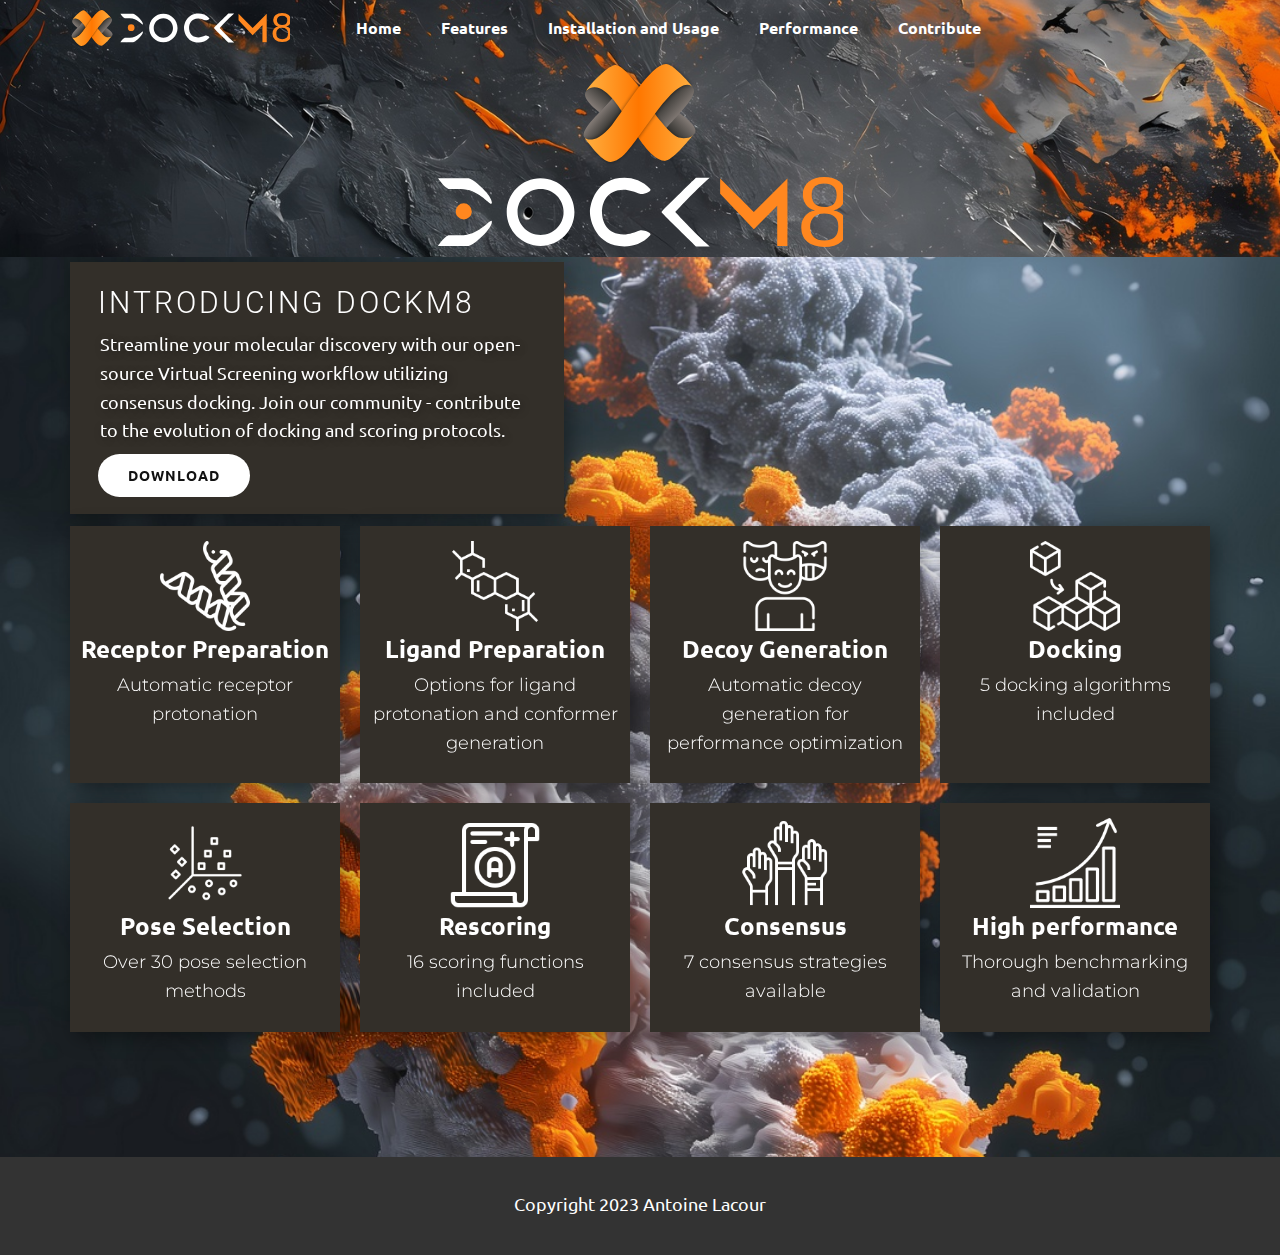
<file: index.html>
<!DOCTYPE html>
<html style="font-size: 16px;" lang="en"><head>
    <meta name="viewport" content="width=device-width, initial-scale=1.0">
    <meta charset="utf-8">
    <meta name="keywords" content="docking consensus virtual screening open source">
    <meta name="description" content="​DockM8 is an all-in-one open-source Structure-Based Virtual Screening workflow based on consensus docking. It  handles library preparation, docking, clustering of docking poses, rescoring and consensus ranking.">
    <title>DockM8 - Home</title>
    <link rel="stylesheet" href="nicepage.css" media="screen">
<link rel="stylesheet" href="DockM8---Home.css" media="screen">
    <script class="u-script" type="text/javascript" src="jquery.js" defer=""></script>
    <script class="u-script" type="text/javascript" src="nicepage.js" defer=""></script>
    <meta name="generator" content="Nicepage 6.5.3, nicepage.com">
    <link rel="icon" href="images/favicon.png">
    <link id="u-theme-google-font" rel="stylesheet" href="https://fonts.googleapis.com/css?family=Ubuntu:300,300i,400,400i,500,500i,700,700i">
    <link id="u-page-google-font" rel="stylesheet" href="https://fonts.googleapis.com/css?family=Roboto:100,100i,300,300i,400,400i,500,500i,700,700i,900,900i|Montserrat:100,100i,200,200i,300,300i,400,400i,500,500i,600,600i,700,700i,800,800i,900,900i">
    
    
    
    
    <script type="application/ld+json">{
		"@context": "http://schema.org",
		"@type": "Organization",
		"name": "DockM8",
		"logo": "images/mreged_v1.svg"
}</script>
    <meta name="theme-color" content="#e67b13">
    <meta property="og:title" content="DockM8 - Home">
    <meta property="og:description" content="​DockM8 is an all-in-one open-source Structure-Based Virtual Screening workflow based on consensus docking. It  handles library preparation, docking, clustering of docking poses, rescoring and consensus ranking.">
    <meta property="og:type" content="website">
  <meta data-intl-tel-input-cdn-path="intlTelInput/"></head>
  <body data-home-page="DockM8---Home.html" data-home-page-title="DockM8 - Home" data-path-to-root="./" data-include-products="false" class="u-body u-overlap u-overlap-transparent u-xl-mode" data-lang="en"><header class="u-align-center-sm u-align-center-xs u-clearfix u-gradient u-header u-header" id="sec-48dd" data-animation-name="" data-animation-duration="0" data-animation-delay="0" data-animation-direction=""><style class="u-sticky-style" data-style-id="9495">.u-sticky-fixed.u-sticky-9495:before, .u-body.u-sticky-fixed .u-sticky-9495:before {
borders: top right bottom left !important
}</style><style class="darkreader darkreader--sync" media="screen"></style><div class="u-clearfix u-sheet u-sheet-1">
        <a href="https://nicepage.com" class="u-image u-logo u-image-1" data-image-width="150" data-image-height="150">
          <img src="images/mreged_v1.svg" class="u-logo-image u-logo-image-1">
        </a>
        <nav class="u-align-center u-menu u-menu-one-level u-offcanvas u-menu-1" data-responsive-from="MD">
          <div class="menu-collapse" style="font-size: 1rem; letter-spacing: 0px; font-weight: 700;">
            <a class="u-button-style u-custom-active-border-color u-custom-border u-custom-border-color u-custom-borders u-custom-hover-border-color u-custom-left-right-menu-spacing u-custom-padding-bottom u-custom-text-active-color u-custom-text-color u-custom-text-hover-color u-custom-top-bottom-menu-spacing u-nav-link" href="#" style="padding: 1px 0px; font-size: calc(1em + 2px);">
              <svg class="u-svg-link" preserveAspectRatio="xMidYMin slice" viewBox="0 0 302 302" style=""><use xmlns:xlink="http://www.w3.org/1999/xlink" xlink:href="#svg-8a8f"></use></svg>
              <svg xmlns="http://www.w3.org/2000/svg" xmlns:xlink="http://www.w3.org/1999/xlink" version="1.1" id="svg-8a8f" x="0px" y="0px" viewBox="0 0 302 302" style="enable-background:new 0 0 302 302;" xml:space="preserve" class="u-svg-content"><g><rect y="36" width="302" height="30"></rect><rect y="236" width="302" height="30"></rect><rect y="136" width="302" height="30"></rect>
</g><g></g><g></g><g></g><g></g><g></g><g></g><g></g><g></g><g></g><g></g><g></g><g></g><g></g><g></g><g></g></svg>
            </a>
          </div>
          <div class="u-custom-menu u-nav-container">
            <ul class="u-nav u-spacing-20 u-unstyled u-nav-1"><li class="u-nav-item"><a class="u-border-active-palette-1-base u-border-hover-palette-1-light-1 u-button-style u-nav-link u-text-active-palette-1-base u-text-body-alt-color u-text-hover-palette-1-light-2" href="https://tonylac77.gitlab.io/dockm8-web/" style="padding: 10px;">Home</a>
</li><li class="u-nav-item"><a class="u-border-active-palette-1-base u-border-hover-palette-1-light-1 u-button-style u-nav-link u-text-active-palette-1-base u-text-body-alt-color u-text-hover-palette-1-light-2" href="Features.html" style="padding: 10px;">Features</a>
</li><li class="u-nav-item"><a class="u-border-active-palette-1-base u-border-hover-palette-1-light-1 u-button-style u-nav-link u-text-active-palette-1-base u-text-body-alt-color u-text-hover-palette-1-light-2" href="Installation-and-Usage.html" style="padding: 10px;">Installation and Usage</a>
</li><li class="u-nav-item"><a class="u-border-active-palette-1-base u-border-hover-palette-1-light-1 u-button-style u-nav-link u-text-active-palette-1-base u-text-body-alt-color u-text-hover-palette-1-light-2" href="Performance.html" style="padding: 10px;">Performance</a>
</li><li class="u-nav-item"><a class="u-border-active-palette-1-base u-border-hover-palette-1-light-1 u-button-style u-nav-link u-text-active-palette-1-base u-text-body-alt-color u-text-hover-palette-1-light-2" href="Contribute.html" style="padding: 10px;">Contribute</a>
</li></ul>
          </div>
          <div class="u-custom-menu u-nav-container-collapse">
            <div class="u-align-center u-black u-container-style u-inner-container-layout u-opacity u-opacity-95 u-sidenav">
              <div class="u-inner-container-layout u-sidenav-overflow">
                <div class="u-menu-close"></div>
                <ul class="u-align-center u-nav u-popupmenu-items u-unstyled u-nav-2"><li class="u-nav-item"><a class="u-button-style u-nav-link" href="https://tonylac77.gitlab.io/dockm8-web/">Home</a>
</li><li class="u-nav-item"><a class="u-button-style u-nav-link" href="Features.html">Features</a>
</li><li class="u-nav-item"><a class="u-button-style u-nav-link" href="Installation-and-Usage.html">Installation and Usage</a>
</li><li class="u-nav-item"><a class="u-button-style u-nav-link" href="Performance.html">Performance</a>
</li><li class="u-nav-item"><a class="u-button-style u-nav-link" href="Contribute.html">Contribute</a>
</li></ul>
              </div>
            </div>
            <div class="u-black u-menu-overlay u-opacity u-opacity-70"></div>
          </div>
          <style class="darkreader darkreader--sync" media="screen"></style>
          <style class="darkreader darkreader--sync" media="screen"></style>
          <style class="darkreader darkreader--sync" media="screen"></style>
        </nav>
        <img class="u-hidden-sm u-hidden-xs u-image u-image-default u-image-2" src="images/DockM8_white_horizontal.svg" alt="" data-image-width="300" data-image-height="54" data-animation-name="customAnimationIn" data-animation-duration="1000">
      </div><style class="darkreader darkreader--sync" media="screen"></style><style class="darkreader darkreader--sync" media="screen"></style><style class="darkreader darkreader--sync" media="screen"></style><style class="darkreader darkreader--sync" media="screen"></style><style class="darkreader darkreader--sync" media="screen"></style><style class="u-sticky-style" data-style-id="9495">.u-sticky-fixed.u-sticky-9495:before, .u-body.u-sticky-fixed .u-sticky-9495:before {
borders: top right bottom left !important
}</style><style class="darkreader darkreader--sync" media="screen"></style></header>
    <section class="skrollable u-align-center u-clearfix u-image u-parallax u-section-1" src="" id="sec-543d" data-image-width="5824" data-image-height="3264">
      <div class="u-clearfix u-sheet u-sheet-1">
        <img class="u-expanded-width-xs u-image u-image-default u-preserve-proportions u-image-1" src="images/DockM8_white_vertical.svg" alt="" data-image-width="250" data-image-height="116" data-animation-name="customAnimationIn" data-animation-duration="2000">
      </div>
    </section>
    <style class="darkreader darkreader--sync" media="screen"></style>
    <style class="darkreader darkreader--sync" media="screen"></style>
    <style class="darkreader darkreader--sync" media="screen"></style>
    <style class="darkreader darkreader--sync" media="screen"></style>
    <style class="darkreader darkreader--sync" media="screen"></style>
    <style class="darkreader darkreader--sync" media="screen"></style>
    <style class="darkreader darkreader--sync" media="screen"></style>
    <style class="darkreader darkreader--sync" media="screen"></style>
    <style class="darkreader darkreader--sync" media="screen"></style>
    <style class="darkreader darkreader--sync" media="screen"></style>
    <style class="darkreader darkreader--sync" media="screen"></style>
    <style class="darkreader darkreader--sync" media="screen"></style>
    <style class="darkreader darkreader--sync" media="screen"></style>
    <style class="darkreader darkreader--sync" media="screen"></style>
    <style class="darkreader darkreader--sync" media="screen"></style>
    <style class="darkreader darkreader--sync" media="screen"></style>
    <style class="darkreader darkreader--sync" media="screen"></style>
    <style class="darkreader darkreader--sync" media="screen"></style>
    <style class="darkreader darkreader--sync" media="screen"></style>
    <style class="darkreader darkreader--sync" media="screen"></style>
    <style class="darkreader darkreader--sync" media="screen"></style>
    <section class="skrollable u-align-center u-clearfix u-image u-parallax u-section-2" id="sec-eb8a" data-animation-name="" data-animation-duration="0" data-animation-delay="0" data-animation-direction="" data-image-width="3475" data-image-height="6200">
      <style class="darkreader darkreader--sync" media="screen"></style>
      <style class="darkreader darkreader--sync" media="screen"></style>
      <style class="darkreader darkreader--sync" media="screen"></style>
      <style class="darkreader darkreader--sync" media="screen"></style>
      <style class="darkreader darkreader--sync" media="screen"></style>
      
      <style class="darkreader darkreader--sync" media="screen"></style>
      
      <style class="darkreader darkreader--sync" media="screen"></style>
      
      <style class="darkreader darkreader--sync" media="screen"></style>
      
      <style class="darkreader darkreader--sync" media="screen"></style>
      
      <style class="darkreader darkreader--sync" media="screen"></style>
      <div class="u-clearfix u-sheet u-sheet-1">
        <div class="custom-expanded u-container-style u-group u-palette-5-dark-3 u-group-1" data-animation-name="customAnimationIn" data-animation-duration="2000" data-animation-delay="250">
          <div class="u-container-layout u-container-layout-1">
            <h5 class="u-align-left u-text u-text-1">Introducing DockM8 </h5>
            <p class="u-align-left u-large-text u-text u-text-variant u-text-2"> Streamline your molecular discovery with our open-source Virtual Screening workflow utilizing consensus docking. Join our community - contribute to the evolution of docking and scoring protocols.</p>
            <a href="https://github.com/DrugBud-Suite/DockM8" class="u-border-none u-btn u-btn-round u-button-style u-hover-palette-1-base u-radius-50 u-white u-btn-1" target="_blank">DOWNLOAD</a>
          </div>
        </div>
        <div class="u-expanded-width u-layout-grid u-list u-list-1">
          <div class="u-repeater u-repeater-1">
            <div class="u-align-center u-container-style u-hover-feature u-list-item u-palette-5-dark-3 u-repeater-item u-shape-rectangle u-list-item-1" data-animation-name="customAnimationIn" data-animation-duration="1000" data-href="https://nicepage.com">
              <div class="u-container-layout u-similar-container u-container-layout-2"><span class="u-align-center u-file-icon u-icon u-icon-1"><img src="images/protein_white.png" alt=""></span>
                <h2 class="u-text u-text-body-alt-color u-text-3">Receptor Preparation</h2>
                <p class="u-custom-font u-font-montserrat u-text u-text-body-alt-color u-text-4">Automatic receptor protonation</p>
              </div>
            </div>
            <div class="u-align-center u-container-style u-hover-feature u-list-item u-palette-5-dark-3 u-repeater-item u-shape-rectangle u-list-item-2" data-animation-name="customAnimationIn" data-animation-duration="1000">
              <div class="u-container-layout u-similar-container u-container-layout-3"><span class="u-align-center u-file-icon u-icon u-text-white u-icon-2"><img src="images/710532-98841542.png" alt=""></span>
                <h2 class="u-text u-text-body-alt-color u-text-5"> Ligand Preparation</h2>
                <p class="u-custom-font u-font-montserrat u-text u-text-body-alt-color u-text-6">Options for ligand protonation and conformer generation</p>
              </div>
            </div>
            <div class="u-align-center u-container-style u-hover-feature u-list-item u-palette-5-dark-3 u-repeater-item u-shape-rectangle u-list-item-3" data-animation-name="customAnimationIn" data-animation-duration="1000">
              <div class="u-container-layout u-similar-container u-container-layout-4"><span class="u-align-center u-file-icon u-icon u-text-white u-icon-3"><img src="images/9878879-3936b39b.png" alt=""></span>
                <h2 class="u-text u-text-body-alt-color u-text-7">Decoy Generation</h2>
                <p class="u-custom-font u-font-montserrat u-text u-text-body-alt-color u-text-8">Automatic decoy generation for performance optimization</p>
              </div>
            </div>
            <div class="u-align-center u-container-style u-hover-feature u-list-item u-palette-5-dark-3 u-repeater-item u-shape-rectangle u-list-item-4" data-animation-name="customAnimationIn" data-animation-duration="1000">
              <div class="u-container-layout u-similar-container u-container-layout-5"><span class="u-align-center u-file-icon u-icon u-icon-4"><img src="images/modular2.png" alt=""></span>
                <h2 class="u-text u-text-body-alt-color u-text-9">Docking</h2>
                <p class="u-custom-font u-font-montserrat u-text u-text-body-alt-color u-text-10">5 docking algorithms included</p>
              </div>
            </div>
            <div class="u-align-center u-container-style u-hover-feature u-list-item u-palette-5-dark-3 u-repeater-item u-shape-rectangle u-list-item-5" data-animation-name="customAnimationIn" data-animation-duration="1000">
              <div class="u-container-layout u-similar-container u-container-layout-6"><span class="u-align-center u-file-icon u-icon u-icon-5"><img src="images/5014747-0f0d39e7.png" alt=""></span>
                <h2 class="u-text u-text-body-alt-color u-text-11">Pose Selection</h2>
                <p class="u-custom-font u-font-montserrat u-text u-text-body-alt-color u-text-12">Over 30 pose selection methods</p>
              </div>
            </div>
            <div class="u-align-center u-container-style u-hover-feature u-list-item u-palette-5-dark-3 u-repeater-item u-shape-rectangle u-list-item-6" data-animation-name="customAnimationIn" data-animation-duration="1000">
              <div class="u-container-layout u-similar-container u-container-layout-7"><span class="u-align-center u-file-icon u-icon u-text-white u-icon-6"><img src="images/3329501-e810944b.png" alt=""></span>
                <h2 class="u-text u-text-body-alt-color u-text-13">Rescoring</h2>
                <p class="u-custom-font u-font-montserrat u-text u-text-body-alt-color u-text-14">16 scoring functions included</p>
              </div>
            </div>
            <div class="u-align-center u-container-style u-hover-feature u-list-item u-palette-5-dark-3 u-repeater-item u-shape-rectangle u-list-item-7" data-animation-name="customAnimationIn" data-animation-duration="1000">
              <div class="u-container-layout u-similar-container u-container-layout-8"><span class="u-align-center u-file-icon u-icon u-icon-7"><img src="images/vote.png" alt=""></span>
                <h2 class="u-text u-text-body-alt-color u-text-15">Consensus</h2>
                <p class="u-custom-font u-font-montserrat u-text u-text-body-alt-color u-text-16">7 consensus strategies available</p>
              </div>
            </div>
            <div class="u-align-center u-container-style u-hover-feature u-list-item u-palette-5-dark-3 u-repeater-item u-shape-rectangle u-list-item-8" data-animation-name="customAnimationIn" data-animation-duration="1000">
              <div class="u-container-layout u-similar-container u-container-layout-9"><span class="u-align-center u-file-icon u-icon u-text-white u-icon-8"><img src="images/858773-64e13ca5.png" alt=""></span>
                <h2 class="u-text u-text-body-alt-color u-text-17">High performance</h2>
                <p class="u-custom-font u-font-montserrat u-text u-text-body-alt-color u-text-18">Thorough benchmarking and validation</p>
              </div>
            </div>
          </div>
        </div>
      </div>
      
      
      
      
      
      
      
    </section>
    <style class="darkreader darkreader--sync" media="screen"></style>
    <style class="darkreader darkreader--sync" media="screen"></style>
    <style class="darkreader darkreader--sync" media="screen"></style>
    <style class="darkreader darkreader--sync" media="screen"></style>
    
    
    
    <footer class="u-align-center-md u-align-center-sm u-align-center-xs u-clearfix u-footer u-grey-80" id="sec-68bd"><div class="u-clearfix u-sheet u-sheet-1">
        <img class="u-align-left-lg u-align-left-md u-align-left-sm u-align-left-xs u-image u-image-default u-image-1" src="images/DockM8_white_horizontal.svg" alt="" data-image-width="300" data-image-height="54" data-animation-name="customAnimationIn" data-animation-duration="1000">
        <p class="u-align-center-lg u-align-center-md u-align-center-xl u-text u-text-1"> Copyright 2023 Antoine Lacour</p>
      </div><style class="darkreader darkreader--sync" media="screen"></style><style class="darkreader darkreader--sync" media="screen"></style><style class="darkreader darkreader--sync" media="screen"></style><style class="darkreader darkreader--sync" media="screen"></style><style class="darkreader darkreader--sync" media="screen"></style></footer>
  
</body></html>
</file>
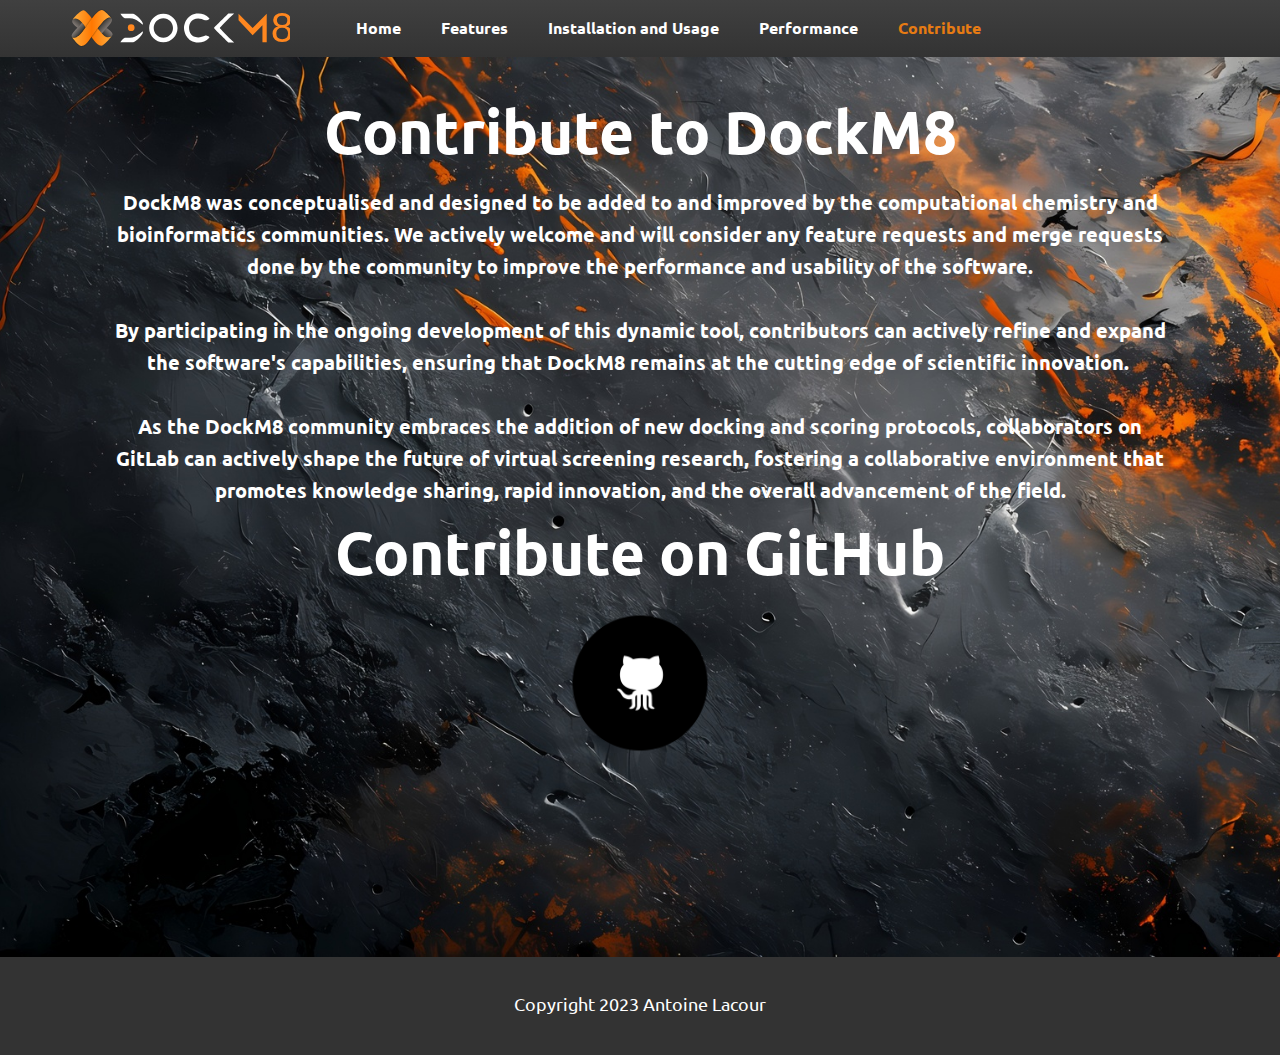
<file: Contribute.html>
<!DOCTYPE html>
<html style="font-size: 16px;" lang="en"><head>
    <meta name="viewport" content="width=device-width, initial-scale=1.0">
    <meta charset="utf-8">
    <meta name="keywords" content="Contribute to DockM8, Contribute on GitLab">
    <meta name="description" content="">
    <title>Contribute</title>
    <link rel="stylesheet" href="nicepage.css" media="screen">
<link rel="stylesheet" href="Contribute.css" media="screen">
    <script class="u-script" type="text/javascript" src="jquery.js" defer=""></script>
    <script class="u-script" type="text/javascript" src="nicepage.js" defer=""></script>
    <meta name="generator" content="Nicepage 6.5.3, nicepage.com">
    <link rel="icon" href="images/favicon.png">
    <link id="u-theme-google-font" rel="stylesheet" href="https://fonts.googleapis.com/css?family=Ubuntu:300,300i,400,400i,500,500i,700,700i">
    
    
    
    <script type="application/ld+json">{
		"@context": "http://schema.org",
		"@type": "Organization",
		"name": "DockM8",
		"logo": "images/mreged_v1.svg"
}</script>
    <meta name="theme-color" content="#e67b13">
    <meta property="og:title" content="Contribute">
    <meta property="og:description" content="">
    <meta property="og:type" content="website">
  <meta data-intl-tel-input-cdn-path="intlTelInput/"></head>
  <body data-path-to-root="./" data-include-products="false" class="u-body u-xl-mode" data-lang="en"><header class="u-align-center-sm u-align-center-xs u-clearfix u-gradient u-header u-header" id="sec-48dd" data-animation-name="" data-animation-duration="0" data-animation-delay="0" data-animation-direction=""><style class="u-sticky-style" data-style-id="9495">.u-sticky-fixed.u-sticky-9495:before, .u-body.u-sticky-fixed .u-sticky-9495:before {
borders: top right bottom left !important
}</style><style class="darkreader darkreader--sync" media="screen"></style><div class="u-clearfix u-sheet u-sheet-1">
        <a href="https://nicepage.com" class="u-image u-logo u-image-1" data-image-width="150" data-image-height="150">
          <img src="images/mreged_v1.svg" class="u-logo-image u-logo-image-1">
        </a>
        <nav class="u-align-center u-menu u-menu-one-level u-offcanvas u-menu-1" data-responsive-from="MD">
          <div class="menu-collapse" style="font-size: 1rem; letter-spacing: 0px; font-weight: 700;">
            <a class="u-button-style u-custom-active-border-color u-custom-border u-custom-border-color u-custom-borders u-custom-hover-border-color u-custom-left-right-menu-spacing u-custom-padding-bottom u-custom-text-active-color u-custom-text-color u-custom-text-hover-color u-custom-top-bottom-menu-spacing u-nav-link" href="#" style="padding: 1px 0px; font-size: calc(1em + 2px);">
              <svg class="u-svg-link" preserveAspectRatio="xMidYMin slice" viewBox="0 0 302 302" style=""><use xmlns:xlink="http://www.w3.org/1999/xlink" xlink:href="#svg-8a8f"></use></svg>
              <svg xmlns="http://www.w3.org/2000/svg" xmlns:xlink="http://www.w3.org/1999/xlink" version="1.1" id="svg-8a8f" x="0px" y="0px" viewBox="0 0 302 302" style="enable-background:new 0 0 302 302;" xml:space="preserve" class="u-svg-content"><g><rect y="36" width="302" height="30"></rect><rect y="236" width="302" height="30"></rect><rect y="136" width="302" height="30"></rect>
</g><g></g><g></g><g></g><g></g><g></g><g></g><g></g><g></g><g></g><g></g><g></g><g></g><g></g><g></g><g></g></svg>
            </a>
          </div>
          <div class="u-custom-menu u-nav-container">
            <ul class="u-nav u-spacing-20 u-unstyled u-nav-1"><li class="u-nav-item"><a class="u-border-active-palette-1-base u-border-hover-palette-1-light-1 u-button-style u-nav-link u-text-active-palette-1-base u-text-body-alt-color u-text-hover-palette-1-light-2" href="https://tonylac77.gitlab.io/dockm8-web/" style="padding: 10px;">Home</a>
</li><li class="u-nav-item"><a class="u-border-active-palette-1-base u-border-hover-palette-1-light-1 u-button-style u-nav-link u-text-active-palette-1-base u-text-body-alt-color u-text-hover-palette-1-light-2" href="Features.html" style="padding: 10px;">Features</a>
</li><li class="u-nav-item"><a class="u-border-active-palette-1-base u-border-hover-palette-1-light-1 u-button-style u-nav-link u-text-active-palette-1-base u-text-body-alt-color u-text-hover-palette-1-light-2" href="Installation-and-Usage.html" style="padding: 10px;">Installation and Usage</a>
</li><li class="u-nav-item"><a class="u-border-active-palette-1-base u-border-hover-palette-1-light-1 u-button-style u-nav-link u-text-active-palette-1-base u-text-body-alt-color u-text-hover-palette-1-light-2" href="Performance.html" style="padding: 10px;">Performance</a>
</li><li class="u-nav-item"><a class="u-border-active-palette-1-base u-border-hover-palette-1-light-1 u-button-style u-nav-link u-text-active-palette-1-base u-text-body-alt-color u-text-hover-palette-1-light-2" href="Contribute.html" style="padding: 10px;">Contribute</a>
</li></ul>
          </div>
          <div class="u-custom-menu u-nav-container-collapse">
            <div class="u-align-center u-black u-container-style u-inner-container-layout u-opacity u-opacity-95 u-sidenav">
              <div class="u-inner-container-layout u-sidenav-overflow">
                <div class="u-menu-close"></div>
                <ul class="u-align-center u-nav u-popupmenu-items u-unstyled u-nav-2"><li class="u-nav-item"><a class="u-button-style u-nav-link" href="https://tonylac77.gitlab.io/dockm8-web/">Home</a>
</li><li class="u-nav-item"><a class="u-button-style u-nav-link" href="Features.html">Features</a>
</li><li class="u-nav-item"><a class="u-button-style u-nav-link" href="Installation-and-Usage.html">Installation and Usage</a>
</li><li class="u-nav-item"><a class="u-button-style u-nav-link" href="Performance.html">Performance</a>
</li><li class="u-nav-item"><a class="u-button-style u-nav-link" href="Contribute.html">Contribute</a>
</li></ul>
              </div>
            </div>
            <div class="u-black u-menu-overlay u-opacity u-opacity-70"></div>
          </div>
          <style class="darkreader darkreader--sync" media="screen"></style>
          <style class="darkreader darkreader--sync" media="screen"></style>
          <style class="darkreader darkreader--sync" media="screen"></style>
        </nav>
        <img class="u-hidden-sm u-hidden-xs u-image u-image-default u-image-2" src="images/DockM8_white_horizontal.svg" alt="" data-image-width="300" data-image-height="54" data-animation-name="customAnimationIn" data-animation-duration="1000">
      </div><style class="darkreader darkreader--sync" media="screen"></style><style class="darkreader darkreader--sync" media="screen"></style><style class="darkreader darkreader--sync" media="screen"></style><style class="darkreader darkreader--sync" media="screen"></style><style class="darkreader darkreader--sync" media="screen"></style><style class="u-sticky-style" data-style-id="9495">.u-sticky-fixed.u-sticky-9495:before, .u-body.u-sticky-fixed .u-sticky-9495:before {
borders: top right bottom left !important
}</style><style class="darkreader darkreader--sync" media="screen"></style></header>
    <style class="darkreader darkreader--sync" media="screen"></style>
    <style class="darkreader darkreader--sync" media="screen"></style>
    <style class="darkreader darkreader--sync" media="screen"></style>
    <style class="darkreader darkreader--sync" media="screen"></style>
    <style class="darkreader darkreader--sync" media="screen"></style>
    <style class="darkreader darkreader--sync" media="screen"></style>
    <style class="darkreader darkreader--sync" media="screen"></style>
    <style class="darkreader darkreader--sync" media="screen"></style>
    <style class="darkreader darkreader--sync" media="screen"></style>
    <section class="u-align-center-lg u-align-center-md u-align-center-xl u-align-left-sm u-align-left-xs u-clearfix u-image u-section-1" id="carousel_ec77" data-image-width="5824" data-image-height="3264">
      <div class="u-clearfix u-sheet u-sheet-1">
        <h1 class="u-align-left u-text u-text-body-alt-color u-text-default u-text-1">Contribute to DockM8</h1>
        <p class="u-align-center u-text u-text-body-alt-color u-text-2" spellcheck="false">
          <span style="font-weight: 700;"></span>DockM8 was conceptualised and designed to be added to and improved by the computational chemistry and bioinformatics communities. We actively welcome and will consider any feature requests and merge requests done by the community to improve the performance and usability of the software.<br>
          <br>By participating in the ongoing development of this dynamic tool, contributors can actively refine and expand the software's capabilities, ensuring that DockM8 remains at the cutting edge of scientific innovation.&nbsp;<br>
          <br>As the DockM8 community embraces the addition of new docking and scoring protocols, collaborators on GitLab can actively shape the future of virtual screening research, fostering a collaborative environment that promotes knowledge sharing, rapid innovation, and the overall advancement of the field.
        </p>
        <h2 class="u-align-center u-text u-text-body-alt-color u-text-3">Contribute on GitHub</h2>
        <img class="u-image u-image-contain u-image-default u-preserve-proportions u-image-1" src="images/eca91486ba91b4a4c29c4bf6970ecde2a4a311211760c565c242b920204a926f70ed7f8e75b444516fdb19d08134d15f59fc499189ec6a6de5d12c_1280.png" alt="" data-image-width="1280" data-image-height="1280" data-href="https://github.com/DrugBud-Suite/DockM8">
      </div>
      <style class="darkreader darkreader--sync" media="screen"></style>
      <style class="darkreader darkreader--sync" media="screen"></style>
      <style class="darkreader darkreader--sync" media="screen"></style>
      <style class="darkreader darkreader--sync" media="screen"></style>
      <style class="darkreader darkreader--sync" media="screen"></style>
    </section>
    
    
    
    <footer class="u-align-center-md u-align-center-sm u-align-center-xs u-clearfix u-footer u-grey-80" id="sec-68bd"><div class="u-clearfix u-sheet u-sheet-1">
        <img class="u-align-left-lg u-align-left-md u-align-left-sm u-align-left-xs u-image u-image-default u-image-1" src="images/DockM8_white_horizontal.svg" alt="" data-image-width="300" data-image-height="54" data-animation-name="customAnimationIn" data-animation-duration="1000">
        <p class="u-align-center-lg u-align-center-md u-align-center-xl u-text u-text-1"> Copyright 2023 Antoine Lacour</p>
      </div><style class="darkreader darkreader--sync" media="screen"></style><style class="darkreader darkreader--sync" media="screen"></style><style class="darkreader darkreader--sync" media="screen"></style><style class="darkreader darkreader--sync" media="screen"></style><style class="darkreader darkreader--sync" media="screen"></style></footer>
  
</body></html>
</file>
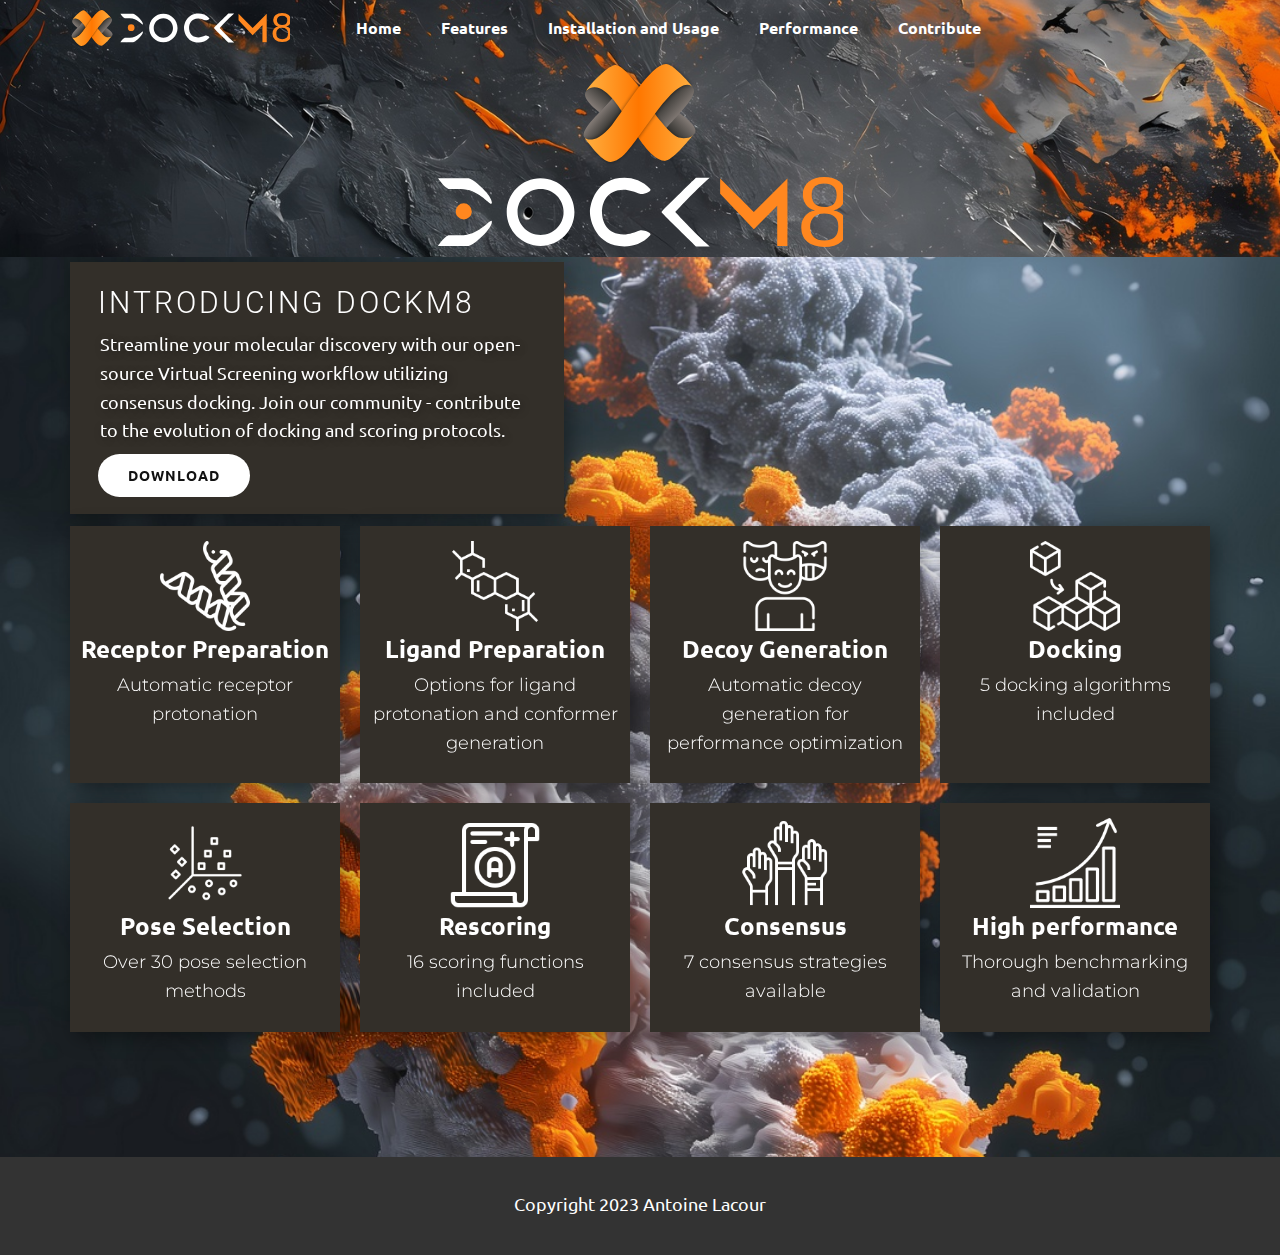
<file: DockM8---Home.html>
<!DOCTYPE html>
<html style="font-size: 16px;" lang="en"><head>
    <meta name="viewport" content="width=device-width, initial-scale=1.0">
    <meta charset="utf-8">
    <meta name="keywords" content="docking consensus virtual screening open source">
    <meta name="description" content="​DockM8 is an all-in-one open-source Structure-Based Virtual Screening workflow based on consensus docking. It  handles library preparation, docking, clustering of docking poses, rescoring and consensus ranking.">
    <title>DockM8 - Home</title>
    <link rel="stylesheet" href="nicepage.css" media="screen">
<link rel="stylesheet" href="DockM8---Home.css" media="screen">
    <script class="u-script" type="text/javascript" src="jquery.js" defer=""></script>
    <script class="u-script" type="text/javascript" src="nicepage.js" defer=""></script>
    <meta name="generator" content="Nicepage 6.5.3, nicepage.com">
    <link rel="icon" href="images/favicon.png">
    <link id="u-theme-google-font" rel="stylesheet" href="https://fonts.googleapis.com/css?family=Ubuntu:300,300i,400,400i,500,500i,700,700i">
    <link id="u-page-google-font" rel="stylesheet" href="https://fonts.googleapis.com/css?family=Roboto:100,100i,300,300i,400,400i,500,500i,700,700i,900,900i|Montserrat:100,100i,200,200i,300,300i,400,400i,500,500i,600,600i,700,700i,800,800i,900,900i">
    
    
    
    
    <script type="application/ld+json">{
		"@context": "http://schema.org",
		"@type": "Organization",
		"name": "DockM8",
		"logo": "images/mreged_v1.svg"
}</script>
    <meta name="theme-color" content="#e67b13">
    <meta property="og:title" content="DockM8 - Home">
    <meta property="og:description" content="​DockM8 is an all-in-one open-source Structure-Based Virtual Screening workflow based on consensus docking. It  handles library preparation, docking, clustering of docking poses, rescoring and consensus ranking.">
    <meta property="og:type" content="website">
  <meta data-intl-tel-input-cdn-path="intlTelInput/"></head>
  <body data-path-to-root="./" data-include-products="false" class="u-body u-overlap u-overlap-transparent u-xl-mode" data-lang="en"><header class="u-align-center-sm u-align-center-xs u-clearfix u-gradient u-header u-header" id="sec-48dd" data-animation-name="" data-animation-duration="0" data-animation-delay="0" data-animation-direction=""><style class="u-sticky-style" data-style-id="9495">.u-sticky-fixed.u-sticky-9495:before, .u-body.u-sticky-fixed .u-sticky-9495:before {
borders: top right bottom left !important
}</style><style class="darkreader darkreader--sync" media="screen"></style><div class="u-clearfix u-sheet u-sheet-1">
        <a href="https://nicepage.com" class="u-image u-logo u-image-1" data-image-width="150" data-image-height="150">
          <img src="images/mreged_v1.svg" class="u-logo-image u-logo-image-1">
        </a>
        <nav class="u-align-center u-menu u-menu-one-level u-offcanvas u-menu-1" data-responsive-from="MD">
          <div class="menu-collapse" style="font-size: 1rem; letter-spacing: 0px; font-weight: 700;">
            <a class="u-button-style u-custom-active-border-color u-custom-border u-custom-border-color u-custom-borders u-custom-hover-border-color u-custom-left-right-menu-spacing u-custom-padding-bottom u-custom-text-active-color u-custom-text-color u-custom-text-hover-color u-custom-top-bottom-menu-spacing u-nav-link" href="#" style="padding: 1px 0px; font-size: calc(1em + 2px);">
              <svg class="u-svg-link" preserveAspectRatio="xMidYMin slice" viewBox="0 0 302 302" style=""><use xmlns:xlink="http://www.w3.org/1999/xlink" xlink:href="#svg-8a8f"></use></svg>
              <svg xmlns="http://www.w3.org/2000/svg" xmlns:xlink="http://www.w3.org/1999/xlink" version="1.1" id="svg-8a8f" x="0px" y="0px" viewBox="0 0 302 302" style="enable-background:new 0 0 302 302;" xml:space="preserve" class="u-svg-content"><g><rect y="36" width="302" height="30"></rect><rect y="236" width="302" height="30"></rect><rect y="136" width="302" height="30"></rect>
</g><g></g><g></g><g></g><g></g><g></g><g></g><g></g><g></g><g></g><g></g><g></g><g></g><g></g><g></g><g></g></svg>
            </a>
          </div>
          <div class="u-custom-menu u-nav-container">
            <ul class="u-nav u-spacing-20 u-unstyled u-nav-1"><li class="u-nav-item"><a class="u-border-active-palette-1-base u-border-hover-palette-1-light-1 u-button-style u-nav-link u-text-active-palette-1-base u-text-body-alt-color u-text-hover-palette-1-light-2" href="https://tonylac77.gitlab.io/dockm8-web/" style="padding: 10px;">Home</a>
</li><li class="u-nav-item"><a class="u-border-active-palette-1-base u-border-hover-palette-1-light-1 u-button-style u-nav-link u-text-active-palette-1-base u-text-body-alt-color u-text-hover-palette-1-light-2" href="Features.html" style="padding: 10px;">Features</a>
</li><li class="u-nav-item"><a class="u-border-active-palette-1-base u-border-hover-palette-1-light-1 u-button-style u-nav-link u-text-active-palette-1-base u-text-body-alt-color u-text-hover-palette-1-light-2" href="Installation-and-Usage.html" style="padding: 10px;">Installation and Usage</a>
</li><li class="u-nav-item"><a class="u-border-active-palette-1-base u-border-hover-palette-1-light-1 u-button-style u-nav-link u-text-active-palette-1-base u-text-body-alt-color u-text-hover-palette-1-light-2" href="Performance.html" style="padding: 10px;">Performance</a>
</li><li class="u-nav-item"><a class="u-border-active-palette-1-base u-border-hover-palette-1-light-1 u-button-style u-nav-link u-text-active-palette-1-base u-text-body-alt-color u-text-hover-palette-1-light-2" href="Contribute.html" style="padding: 10px;">Contribute</a>
</li></ul>
          </div>
          <div class="u-custom-menu u-nav-container-collapse">
            <div class="u-align-center u-black u-container-style u-inner-container-layout u-opacity u-opacity-95 u-sidenav">
              <div class="u-inner-container-layout u-sidenav-overflow">
                <div class="u-menu-close"></div>
                <ul class="u-align-center u-nav u-popupmenu-items u-unstyled u-nav-2"><li class="u-nav-item"><a class="u-button-style u-nav-link" href="https://tonylac77.gitlab.io/dockm8-web/">Home</a>
</li><li class="u-nav-item"><a class="u-button-style u-nav-link" href="Features.html">Features</a>
</li><li class="u-nav-item"><a class="u-button-style u-nav-link" href="Installation-and-Usage.html">Installation and Usage</a>
</li><li class="u-nav-item"><a class="u-button-style u-nav-link" href="Performance.html">Performance</a>
</li><li class="u-nav-item"><a class="u-button-style u-nav-link" href="Contribute.html">Contribute</a>
</li></ul>
              </div>
            </div>
            <div class="u-black u-menu-overlay u-opacity u-opacity-70"></div>
          </div>
          <style class="darkreader darkreader--sync" media="screen"></style>
          <style class="darkreader darkreader--sync" media="screen"></style>
          <style class="darkreader darkreader--sync" media="screen"></style>
        </nav>
        <img class="u-hidden-sm u-hidden-xs u-image u-image-default u-image-2" src="images/DockM8_white_horizontal.svg" alt="" data-image-width="300" data-image-height="54" data-animation-name="customAnimationIn" data-animation-duration="1000">
      </div><style class="darkreader darkreader--sync" media="screen"></style><style class="darkreader darkreader--sync" media="screen"></style><style class="darkreader darkreader--sync" media="screen"></style><style class="darkreader darkreader--sync" media="screen"></style><style class="darkreader darkreader--sync" media="screen"></style><style class="u-sticky-style" data-style-id="9495">.u-sticky-fixed.u-sticky-9495:before, .u-body.u-sticky-fixed .u-sticky-9495:before {
borders: top right bottom left !important
}</style><style class="darkreader darkreader--sync" media="screen"></style></header>
    <section class="skrollable u-align-center u-clearfix u-image u-parallax u-section-1" src="" id="sec-543d" data-image-width="5824" data-image-height="3264">
      <div class="u-clearfix u-sheet u-sheet-1">
        <img class="u-expanded-width-xs u-image u-image-default u-preserve-proportions u-image-1" src="images/DockM8_white_vertical.svg" alt="" data-image-width="250" data-image-height="116" data-animation-name="customAnimationIn" data-animation-duration="2000">
      </div>
    </section>
    <style class="darkreader darkreader--sync" media="screen"></style>
    <style class="darkreader darkreader--sync" media="screen"></style>
    <style class="darkreader darkreader--sync" media="screen"></style>
    <style class="darkreader darkreader--sync" media="screen"></style>
    <style class="darkreader darkreader--sync" media="screen"></style>
    <style class="darkreader darkreader--sync" media="screen"></style>
    <style class="darkreader darkreader--sync" media="screen"></style>
    <style class="darkreader darkreader--sync" media="screen"></style>
    <style class="darkreader darkreader--sync" media="screen"></style>
    <style class="darkreader darkreader--sync" media="screen"></style>
    <style class="darkreader darkreader--sync" media="screen"></style>
    <style class="darkreader darkreader--sync" media="screen"></style>
    <style class="darkreader darkreader--sync" media="screen"></style>
    <style class="darkreader darkreader--sync" media="screen"></style>
    <style class="darkreader darkreader--sync" media="screen"></style>
    <style class="darkreader darkreader--sync" media="screen"></style>
    <style class="darkreader darkreader--sync" media="screen"></style>
    <style class="darkreader darkreader--sync" media="screen"></style>
    <style class="darkreader darkreader--sync" media="screen"></style>
    <style class="darkreader darkreader--sync" media="screen"></style>
    <style class="darkreader darkreader--sync" media="screen"></style>
    <section class="skrollable u-align-center u-clearfix u-image u-parallax u-section-2" id="sec-eb8a" data-animation-name="" data-animation-duration="0" data-animation-delay="0" data-animation-direction="" data-image-width="3475" data-image-height="6200">
      <style class="darkreader darkreader--sync" media="screen"></style>
      <style class="darkreader darkreader--sync" media="screen"></style>
      <style class="darkreader darkreader--sync" media="screen"></style>
      <style class="darkreader darkreader--sync" media="screen"></style>
      <style class="darkreader darkreader--sync" media="screen"></style>
      
      <style class="darkreader darkreader--sync" media="screen"></style>
      
      <style class="darkreader darkreader--sync" media="screen"></style>
      
      <style class="darkreader darkreader--sync" media="screen"></style>
      
      <style class="darkreader darkreader--sync" media="screen"></style>
      
      <style class="darkreader darkreader--sync" media="screen"></style>
      <div class="u-clearfix u-sheet u-sheet-1">
        <div class="custom-expanded u-container-style u-group u-palette-5-dark-3 u-group-1" data-animation-name="customAnimationIn" data-animation-duration="2000" data-animation-delay="250">
          <div class="u-container-layout u-container-layout-1">
            <h5 class="u-align-left u-text u-text-1">Introducing DockM8 </h5>
            <p class="u-align-left u-large-text u-text u-text-variant u-text-2"> Streamline your molecular discovery with our open-source Virtual Screening workflow utilizing consensus docking. Join our community - contribute to the evolution of docking and scoring protocols.</p>
            <a href="https://github.com/DrugBud-Suite/DockM8" class="u-border-none u-btn u-btn-round u-button-style u-hover-palette-1-base u-radius-50 u-white u-btn-1" target="_blank">DOWNLOAD</a>
          </div>
        </div>
        <div class="u-expanded-width u-layout-grid u-list u-list-1">
          <div class="u-repeater u-repeater-1">
            <div class="u-align-center u-container-style u-hover-feature u-list-item u-palette-5-dark-3 u-repeater-item u-shape-rectangle u-list-item-1" data-animation-name="customAnimationIn" data-animation-duration="1000" data-href="https://nicepage.com">
              <div class="u-container-layout u-similar-container u-container-layout-2"><span class="u-align-center u-file-icon u-icon u-icon-1"><img src="images/protein_white.png" alt=""></span>
                <h2 class="u-text u-text-body-alt-color u-text-3">Receptor Preparation</h2>
                <p class="u-custom-font u-font-montserrat u-text u-text-body-alt-color u-text-4">Automatic receptor protonation</p>
              </div>
            </div>
            <div class="u-align-center u-container-style u-hover-feature u-list-item u-palette-5-dark-3 u-repeater-item u-shape-rectangle u-list-item-2" data-animation-name="customAnimationIn" data-animation-duration="1000">
              <div class="u-container-layout u-similar-container u-container-layout-3"><span class="u-align-center u-file-icon u-icon u-text-white u-icon-2"><img src="images/710532-98841542.png" alt=""></span>
                <h2 class="u-text u-text-body-alt-color u-text-5"> Ligand Preparation</h2>
                <p class="u-custom-font u-font-montserrat u-text u-text-body-alt-color u-text-6">Options for ligand protonation and conformer generation</p>
              </div>
            </div>
            <div class="u-align-center u-container-style u-hover-feature u-list-item u-palette-5-dark-3 u-repeater-item u-shape-rectangle u-list-item-3" data-animation-name="customAnimationIn" data-animation-duration="1000">
              <div class="u-container-layout u-similar-container u-container-layout-4"><span class="u-align-center u-file-icon u-icon u-text-white u-icon-3"><img src="images/9878879-3936b39b.png" alt=""></span>
                <h2 class="u-text u-text-body-alt-color u-text-7">Decoy Generation</h2>
                <p class="u-custom-font u-font-montserrat u-text u-text-body-alt-color u-text-8">Automatic decoy generation for performance optimization</p>
              </div>
            </div>
            <div class="u-align-center u-container-style u-hover-feature u-list-item u-palette-5-dark-3 u-repeater-item u-shape-rectangle u-list-item-4" data-animation-name="customAnimationIn" data-animation-duration="1000">
              <div class="u-container-layout u-similar-container u-container-layout-5"><span class="u-align-center u-file-icon u-icon u-icon-4"><img src="images/modular2.png" alt=""></span>
                <h2 class="u-text u-text-body-alt-color u-text-9">Docking</h2>
                <p class="u-custom-font u-font-montserrat u-text u-text-body-alt-color u-text-10">5 docking algorithms included</p>
              </div>
            </div>
            <div class="u-align-center u-container-style u-hover-feature u-list-item u-palette-5-dark-3 u-repeater-item u-shape-rectangle u-list-item-5" data-animation-name="customAnimationIn" data-animation-duration="1000">
              <div class="u-container-layout u-similar-container u-container-layout-6"><span class="u-align-center u-file-icon u-icon u-icon-5"><img src="images/5014747-0f0d39e7.png" alt=""></span>
                <h2 class="u-text u-text-body-alt-color u-text-11">Pose Selection</h2>
                <p class="u-custom-font u-font-montserrat u-text u-text-body-alt-color u-text-12">Over 30 pose selection methods</p>
              </div>
            </div>
            <div class="u-align-center u-container-style u-hover-feature u-list-item u-palette-5-dark-3 u-repeater-item u-shape-rectangle u-list-item-6" data-animation-name="customAnimationIn" data-animation-duration="1000">
              <div class="u-container-layout u-similar-container u-container-layout-7"><span class="u-align-center u-file-icon u-icon u-text-white u-icon-6"><img src="images/3329501-e810944b.png" alt=""></span>
                <h2 class="u-text u-text-body-alt-color u-text-13">Rescoring</h2>
                <p class="u-custom-font u-font-montserrat u-text u-text-body-alt-color u-text-14">16 scoring functions included</p>
              </div>
            </div>
            <div class="u-align-center u-container-style u-hover-feature u-list-item u-palette-5-dark-3 u-repeater-item u-shape-rectangle u-list-item-7" data-animation-name="customAnimationIn" data-animation-duration="1000">
              <div class="u-container-layout u-similar-container u-container-layout-8"><span class="u-align-center u-file-icon u-icon u-icon-7"><img src="images/vote.png" alt=""></span>
                <h2 class="u-text u-text-body-alt-color u-text-15">Consensus</h2>
                <p class="u-custom-font u-font-montserrat u-text u-text-body-alt-color u-text-16">7 consensus strategies available</p>
              </div>
            </div>
            <div class="u-align-center u-container-style u-hover-feature u-list-item u-palette-5-dark-3 u-repeater-item u-shape-rectangle u-list-item-8" data-animation-name="customAnimationIn" data-animation-duration="1000">
              <div class="u-container-layout u-similar-container u-container-layout-9"><span class="u-align-center u-file-icon u-icon u-text-white u-icon-8"><img src="images/858773-64e13ca5.png" alt=""></span>
                <h2 class="u-text u-text-body-alt-color u-text-17">High performance</h2>
                <p class="u-custom-font u-font-montserrat u-text u-text-body-alt-color u-text-18">Thorough benchmarking and validation</p>
              </div>
            </div>
          </div>
        </div>
      </div>
      
      
      
      
      
      
      
    </section>
    <style class="darkreader darkreader--sync" media="screen"></style>
    <style class="darkreader darkreader--sync" media="screen"></style>
    <style class="darkreader darkreader--sync" media="screen"></style>
    <style class="darkreader darkreader--sync" media="screen"></style>
    
    
    
    <footer class="u-align-center-md u-align-center-sm u-align-center-xs u-clearfix u-footer u-grey-80" id="sec-68bd"><div class="u-clearfix u-sheet u-sheet-1">
        <img class="u-align-left-lg u-align-left-md u-align-left-sm u-align-left-xs u-image u-image-default u-image-1" src="images/DockM8_white_horizontal.svg" alt="" data-image-width="300" data-image-height="54" data-animation-name="customAnimationIn" data-animation-duration="1000">
        <p class="u-align-center-lg u-align-center-md u-align-center-xl u-text u-text-1"> Copyright 2023 Antoine Lacour</p>
      </div><style class="darkreader darkreader--sync" media="screen"></style><style class="darkreader darkreader--sync" media="screen"></style><style class="darkreader darkreader--sync" media="screen"></style><style class="darkreader darkreader--sync" media="screen"></style><style class="darkreader darkreader--sync" media="screen"></style></footer>
  
</body></html>
</file>
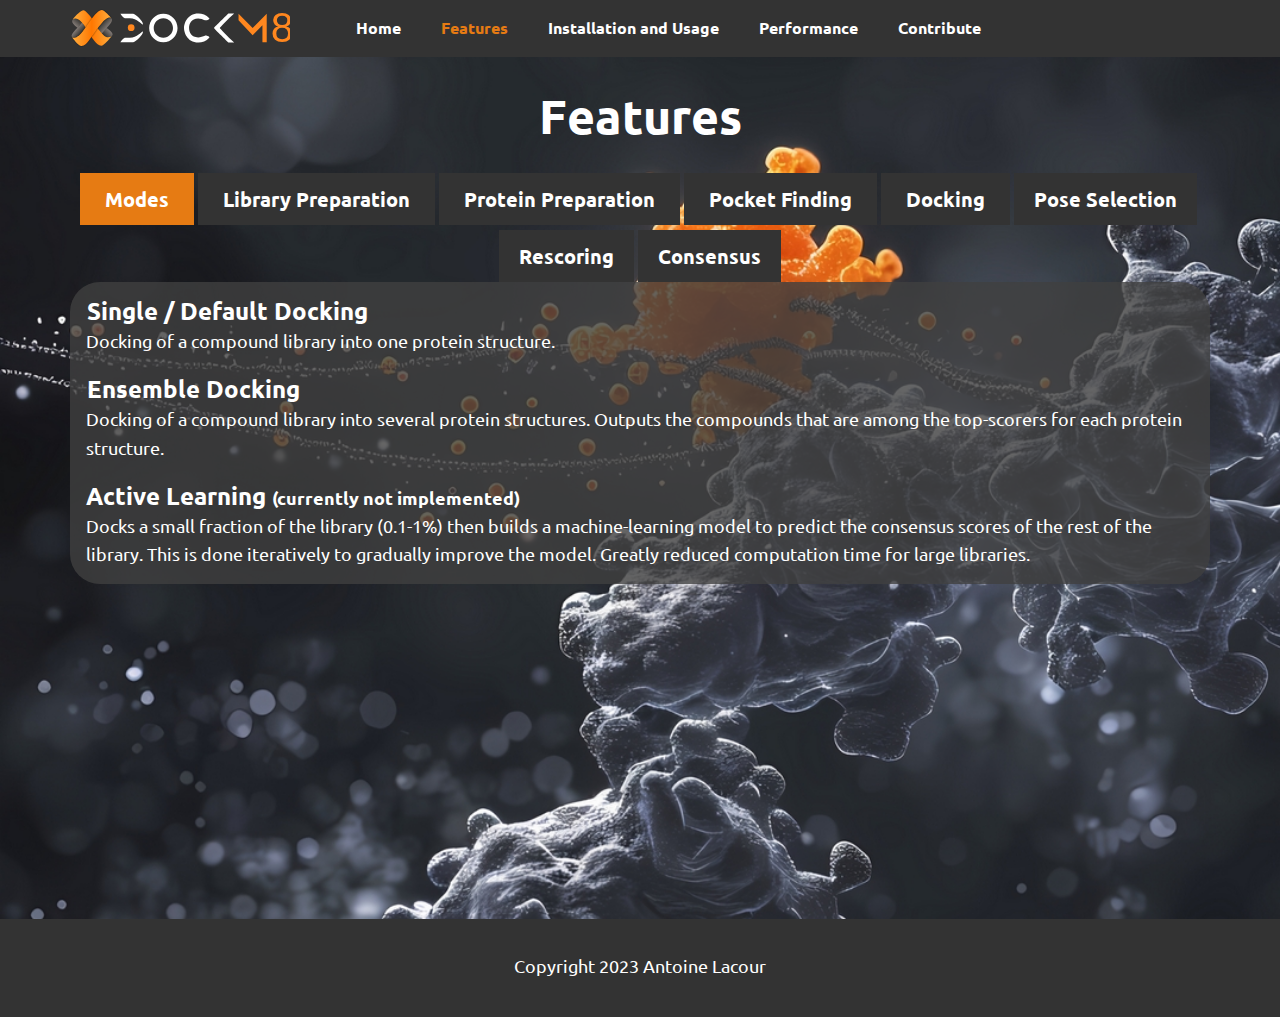
<file: Features.html>
<!DOCTYPE html>
<html style="font-size: 16px;" lang="en"><head>
    <meta name="viewport" content="width=device-width, initial-scale=1.0">
    <meta charset="utf-8">
    <meta name="keywords" content="docking consensus virtual screening open source">
    <meta name="description" content="​DockM8 is an all-in-one open-source Structure-Based Virtual Screening workflow based on consensus docking. It  handles library preparation, docking, clustering of docking poses, rescoring and consensus ranking.">
    <title>Features</title>
    <link rel="stylesheet" href="nicepage.css" media="screen">
<link rel="stylesheet" href="Features.css" media="screen">
    <script class="u-script" type="text/javascript" src="jquery.js" defer=""></script>
    <script class="u-script" type="text/javascript" src="nicepage.js" defer=""></script>
    <meta name="generator" content="Nicepage 6.5.3, nicepage.com">
    <link rel="icon" href="images/favicon.png">
    <link id="u-theme-google-font" rel="stylesheet" href="https://fonts.googleapis.com/css?family=Ubuntu:300,300i,400,400i,500,500i,700,700i">
    
    
    
    <script type="application/ld+json">{
		"@context": "http://schema.org",
		"@type": "Organization",
		"name": "DockM8",
		"logo": "images/mreged_v1.svg"
}</script>
    <meta name="theme-color" content="#e67b13">
    <meta property="og:title" content="Features">
    <meta property="og:description" content="​DockM8 is an all-in-one open-source Structure-Based Virtual Screening workflow based on consensus docking. It  handles library preparation, docking, clustering of docking poses, rescoring and consensus ranking.">
    <meta property="og:type" content="website">
  <meta data-intl-tel-input-cdn-path="intlTelInput/"></head>
  <body data-path-to-root="./" data-include-products="false" class="u-body u-overlap u-overlap-transparent u-xl-mode" data-lang="en"><header class="u-align-center-sm u-align-center-xs u-clearfix u-gradient u-header u-header" id="sec-48dd" data-animation-name="" data-animation-duration="0" data-animation-delay="0" data-animation-direction=""><style class="u-sticky-style" data-style-id="9495">.u-sticky-fixed.u-sticky-9495:before, .u-body.u-sticky-fixed .u-sticky-9495:before {
borders: top right bottom left !important
}</style><style class="darkreader darkreader--sync" media="screen"></style><div class="u-clearfix u-sheet u-sheet-1">
        <a href="https://nicepage.com" class="u-image u-logo u-image-1" data-image-width="150" data-image-height="150">
          <img src="images/mreged_v1.svg" class="u-logo-image u-logo-image-1">
        </a>
        <nav class="u-align-center u-menu u-menu-one-level u-offcanvas u-menu-1" data-responsive-from="MD">
          <div class="menu-collapse" style="font-size: 1rem; letter-spacing: 0px; font-weight: 700;">
            <a class="u-button-style u-custom-active-border-color u-custom-border u-custom-border-color u-custom-borders u-custom-hover-border-color u-custom-left-right-menu-spacing u-custom-padding-bottom u-custom-text-active-color u-custom-text-color u-custom-text-hover-color u-custom-top-bottom-menu-spacing u-nav-link" href="#" style="padding: 1px 0px; font-size: calc(1em + 2px);">
              <svg class="u-svg-link" preserveAspectRatio="xMidYMin slice" viewBox="0 0 302 302" style=""><use xmlns:xlink="http://www.w3.org/1999/xlink" xlink:href="#svg-8a8f"></use></svg>
              <svg xmlns="http://www.w3.org/2000/svg" xmlns:xlink="http://www.w3.org/1999/xlink" version="1.1" id="svg-8a8f" x="0px" y="0px" viewBox="0 0 302 302" style="enable-background:new 0 0 302 302;" xml:space="preserve" class="u-svg-content"><g><rect y="36" width="302" height="30"></rect><rect y="236" width="302" height="30"></rect><rect y="136" width="302" height="30"></rect>
</g><g></g><g></g><g></g><g></g><g></g><g></g><g></g><g></g><g></g><g></g><g></g><g></g><g></g><g></g><g></g></svg>
            </a>
          </div>
          <div class="u-custom-menu u-nav-container">
            <ul class="u-nav u-spacing-20 u-unstyled u-nav-1"><li class="u-nav-item"><a class="u-border-active-palette-1-base u-border-hover-palette-1-light-1 u-button-style u-nav-link u-text-active-palette-1-base u-text-body-alt-color u-text-hover-palette-1-light-2" href="https://tonylac77.gitlab.io/dockm8-web/" style="padding: 10px;">Home</a>
</li><li class="u-nav-item"><a class="u-border-active-palette-1-base u-border-hover-palette-1-light-1 u-button-style u-nav-link u-text-active-palette-1-base u-text-body-alt-color u-text-hover-palette-1-light-2" href="Features.html" style="padding: 10px;">Features</a>
</li><li class="u-nav-item"><a class="u-border-active-palette-1-base u-border-hover-palette-1-light-1 u-button-style u-nav-link u-text-active-palette-1-base u-text-body-alt-color u-text-hover-palette-1-light-2" href="Installation-and-Usage.html" style="padding: 10px;">Installation and Usage</a>
</li><li class="u-nav-item"><a class="u-border-active-palette-1-base u-border-hover-palette-1-light-1 u-button-style u-nav-link u-text-active-palette-1-base u-text-body-alt-color u-text-hover-palette-1-light-2" href="Performance.html" style="padding: 10px;">Performance</a>
</li><li class="u-nav-item"><a class="u-border-active-palette-1-base u-border-hover-palette-1-light-1 u-button-style u-nav-link u-text-active-palette-1-base u-text-body-alt-color u-text-hover-palette-1-light-2" href="Contribute.html" style="padding: 10px;">Contribute</a>
</li></ul>
          </div>
          <div class="u-custom-menu u-nav-container-collapse">
            <div class="u-align-center u-black u-container-style u-inner-container-layout u-opacity u-opacity-95 u-sidenav">
              <div class="u-inner-container-layout u-sidenav-overflow">
                <div class="u-menu-close"></div>
                <ul class="u-align-center u-nav u-popupmenu-items u-unstyled u-nav-2"><li class="u-nav-item"><a class="u-button-style u-nav-link" href="https://tonylac77.gitlab.io/dockm8-web/">Home</a>
</li><li class="u-nav-item"><a class="u-button-style u-nav-link" href="Features.html">Features</a>
</li><li class="u-nav-item"><a class="u-button-style u-nav-link" href="Installation-and-Usage.html">Installation and Usage</a>
</li><li class="u-nav-item"><a class="u-button-style u-nav-link" href="Performance.html">Performance</a>
</li><li class="u-nav-item"><a class="u-button-style u-nav-link" href="Contribute.html">Contribute</a>
</li></ul>
              </div>
            </div>
            <div class="u-black u-menu-overlay u-opacity u-opacity-70"></div>
          </div>
          <style class="darkreader darkreader--sync" media="screen"></style>
          <style class="darkreader darkreader--sync" media="screen"></style>
          <style class="darkreader darkreader--sync" media="screen"></style>
        </nav>
        <img class="u-hidden-sm u-hidden-xs u-image u-image-default u-image-2" src="images/DockM8_white_horizontal.svg" alt="" data-image-width="300" data-image-height="54" data-animation-name="customAnimationIn" data-animation-duration="1000">
      </div><style class="darkreader darkreader--sync" media="screen"></style><style class="darkreader darkreader--sync" media="screen"></style><style class="darkreader darkreader--sync" media="screen"></style><style class="darkreader darkreader--sync" media="screen"></style><style class="darkreader darkreader--sync" media="screen"></style><style class="u-sticky-style" data-style-id="9495">.u-sticky-fixed.u-sticky-9495:before, .u-body.u-sticky-fixed .u-sticky-9495:before {
borders: top right bottom left !important
}</style><style class="darkreader darkreader--sync" media="screen"></style></header>
    <style class="darkreader darkreader--sync" media="screen"></style>
    <style class="darkreader darkreader--sync" media="screen"></style>
    <style class="darkreader darkreader--sync" media="screen"></style>
    <style class="darkreader darkreader--sync" media="screen"></style>
    <style class="darkreader darkreader--sync" media="screen"></style>
    <style class="darkreader darkreader--sync" media="screen"></style>
    <style class="darkreader darkreader--sync" media="screen"></style>
    <style class="darkreader darkreader--sync" media="screen"></style>
    <style class="darkreader darkreader--sync" media="screen"></style>
    <style class="darkreader darkreader--sync" media="screen"></style>
    <style class="darkreader darkreader--sync" media="screen"></style>
    <style class="darkreader darkreader--sync" media="screen"></style>
    <style class="darkreader darkreader--sync" media="screen"></style>
    <style class="darkreader darkreader--sync" media="screen"></style>
    <style class="darkreader darkreader--sync" media="screen"></style>
    <style class="darkreader darkreader--sync" media="screen"></style>
    <style class="darkreader darkreader--sync" media="screen"></style>
    <style class="darkreader darkreader--sync" media="screen"></style>
    <style class="darkreader darkreader--sync" media="screen"></style>
    <style class="darkreader darkreader--sync" media="screen"></style>
    <style class="darkreader darkreader--sync" media="screen"></style>
    <section class="skrollable u-align-center u-clearfix u-image u-section-1" id="sec-eb8a" data-animation-name="" data-animation-duration="0" data-animation-delay="0" data-animation-direction="" data-image-width="3264" data-image-height="5824">
      <style class="darkreader darkreader--sync" media="screen"></style>
      <style class="darkreader darkreader--sync" media="screen"></style>
      <style class="darkreader darkreader--sync" media="screen"></style>
      <style class="darkreader darkreader--sync" media="screen"></style>
      <style class="darkreader darkreader--sync" media="screen"></style>
      <style class="darkreader darkreader--sync" media="screen"></style>
      <style class="darkreader darkreader--sync" media="screen"></style>
      <style class="darkreader darkreader--sync" media="screen"></style>
      <style class="darkreader darkreader--sync" media="screen"></style>
      <style class="darkreader darkreader--sync" media="screen"></style>
      <div class="u-clearfix u-sheet u-sheet-1">
        <p class="u-custom-font u-heading-font u-text u-text-default u-text-white u-text-1">Features</p>
        <div class="u-expanded-width u-tab-links-align-center u-tabs u-tabs-1">
          <ul class="u-spacing-4 u-tab-list u-unstyled" role="tablist"><li class="u-tab-item" role="presentation"><a class="active u-active-palette-1-base u-button-style u-grey-80 u-tab-link u-text-active-white u-text-white u-tab-link-1" id="link-tab-9d34" href="#tab-9d34" role="tab">Modes</a>
</li><li class="u-tab-item" role="presentation"><a class="u-active-palette-1-base u-button-style u-grey-80 u-tab-link u-text-active-white u-text-white u-tab-link-2" id="link-tab-0da5" href="#tab-0da5" role="tab">Library Preparation</a>
</li><li class="u-tab-item" role="presentation"><a class="u-active-palette-1-base u-button-style u-grey-80 u-tab-link u-text-active-white u-text-white u-tab-link-3" id="link-tab-a5c6" href="#tab-a5c6" role="tab">Protein Preparation</a>
</li><li class="u-tab-item" role="presentation"><a class="u-active-palette-1-base u-button-style u-grey-80 u-tab-link u-text-active-white u-text-white u-tab-link-4" id="link-tab-14b7" href="#tab-14b7" role="tab">Pocket Finding</a>
</li><li class="u-tab-item" role="presentation"><a class="u-active-palette-1-base u-button-style u-grey-80 u-tab-link u-text-active-white u-text-white u-tab-link-5" id="link-tab-2917" href="#tab-2917" role="tab">Docking</a>
</li><li class="u-tab-item" role="presentation"><a class="u-active-palette-1-base u-button-style u-grey-80 u-tab-link u-text-active-white u-text-white u-tab-link-6" id="link-tab-38dc" href="#tab-38dc" role="tab" aria-controls="tab-38dc" aria-selected="false">Pose Selection</a>
</li><li class="u-tab-item" role="presentation"><a class="u-active-palette-1-base u-button-style u-grey-80 u-tab-link u-text-active-white u-text-white u-tab-link-7" id="link-tab-33f2" href="#tab-33f2" role="tab" aria-controls="tab-33f2" aria-selected="false">Rescoring</a>
</li><li class="u-tab-item" role="presentation"><a class="u-active-palette-1-base u-button-style u-grey-80 u-tab-link u-text-active-white u-text-white u-tab-link-8" id="link-tab-5d65" href="#tab-5d65" role="tab" aria-controls="tab-5d65" aria-selected="false">Consensus</a>
</li></ul>
          <div class="u-tab-content">
            <div class="u-container-style u-shape-rectangle u-tab-active u-tab-pane u-tab-pane-1" id="tab-9d34" role="tabpanel" aria-labelledby="link-tab-9d34">
              <div class="u-container-layout u-container-layout-1">
                <div class="u-container-style u-expanded-width u-grey-75 u-group u-opacity u-opacity-80 u-radius-30 u-shape-round u-group-1">
                  <div class="u-container-layout u-valign-top u-container-layout-2">
                    <h3 class="u-text u-text-default u-text-2">Single / Default Docking</h3>
                    <p class="u-text u-text-default u-text-3" spellcheck="false">Docking of a compound library into one protein structure.</p>
                    <h3 class="u-text u-text-default u-text-4">Ensemble Docking</h3>
                    <p class="u-text u-text-default u-text-5" spellcheck="false">Docking of a compound library into several protein structures. Outputs the compounds that are among the top-scorers for each protein structure.</p>
                    <h3 class="u-text u-text-default u-text-6">Active Learning <span style="font-size: 1.125rem;">(currently not implemented)</span>
                    </h3>
                    <p class="u-text u-text-default u-text-7" spellcheck="false">Docks a small fraction of the library (0.1-1%) then builds a machine-learning model to predict the consensus scores of the rest of the library. This is done iteratively to gradually improve the model. Greatly reduced computation time for large libraries.&nbsp;</p>
                  </div>
                </div>
              </div>
            </div>
            <div class="u-container-style u-shape-rectangle u-tab-pane u-tab-pane-2" id="tab-0da5" role="tabpanel" aria-labelledby="link-tab-0da5">
              <div class="u-container-layout u-valign-top u-container-layout-3">
                <div class="u-container-style u-expanded-width u-grey-75 u-group u-opacity u-opacity-80 u-radius-30 u-shape-round u-group-2">
                  <div class="u-container-layout u-valign-top u-container-layout-4">
                    <h3 class="u-text u-text-default u-text-8">Standardisation</h3>
                    <p class="u-text u-text-default u-text-9" spellcheck="false">Standardisation of the compound library is handled by the ChemBL Structure Pipeline and includes salt removal, bond standardization and tautomer standardisation.<br>
                      <span style="font-size: 0.75rem;">Bento, A. P., Hersey, A., Félix, E., Landrum, G., Gaulton, A., Atkinson, F., Bellis, L. J., de Veij, M., &amp; Leach, A. R. (2020). An open source chemical structure curation pipeline using RDKit. <i>Journal of Cheminformatics</i>, <i>12</i>(1), 1–16. <a href="https://doi.org/10.1186/s13321-020-00456-1" class="u-active-none u-border-none u-btn u-button-link u-button-style u-hover-none u-none u-text-palette-1-base u-btn-1">DOI</a>
                      </span>
                      <br>
                    </p>
                    <h3 class="u-text u-text-default u-text-10">Protonation</h3>
                    <p class="u-text u-text-default u-text-11" spellcheck="false">Protonation of the library can be handled in one of two ways:</p>
                    <ul class="u-text u-text-default u-text-12" spellcheck="false">
                      <li>
                        <span style="font-weight: 700;">GypsumDL<span style="background-color: var(--darkreader-bg--palette-2-base); font-family: Ubuntu,sans-serif; font-size: 1rem; "></span>
                        </span>
                        <span style="background-color: var(--darkreader-bg--palette-2-base); color: var(--darkreader-text--palette-2-base-text-color); font-family: Ubuntu,sans-serif; font-size: 1rem; ">(https://durrantlab.pitt.edu/gypsum-dl/) </span>
                        <span style="background-color: var(--darkreader-bg--palette-2-base); color: var(--darkreader-text--palette-2-base-text-color); font-family: Ubuntu,sans-serif; font-size: 0.75rem;  Durrant, J. D. (2019). GypSUm-DL: An open-source program for preparing small-molecule libraries for structure-based virtual screening. <i>Journal of Cheminformatics</i>, <i>11</i>(1), 1–13. <a href=" https:="" doi.org="" 10.1186="" s13321-019-0358-3"="" class="u-active-none u-border-none u-btn u-button-link u-button-style u-hover-none u-none u-text-palette-1-base u-btn-2">DOI
                        </span>
                      </li>
                      <li>No protonation</li>
                    </ul>
                    <h3 class="u-text u-text-default u-text-13">Conformer Generation</h3>
                    <p class="u-text u-text-default u-text-14" spellcheck="false">Generation of conformers is handled by GypsumDL&nbsp;(https://durrantlab.pitt.edu/gypsum-dl/) <span style="font-size: 0.75rem;">Ropp, P. J., Spiegel, J. O., Walker, J. L., Green, H., Morales, G. A., Milliken, K. A., Ringe, J. J., &amp; Durrant, J. D. (2019). GypSUm-DL: An open-source program for preparing small-molecule libraries for structure-based virtual screening. <i>Journal of Cheminformatics</i>, <i>11</i>(1), 1–13. <a href="https://doi.org/10.1186/s13321-019-0358-3" class="u-active-none u-border-none u-btn u-button-style u-hover-none u-none u-text-palette-1-base u-btn-3">DOI</a>
                      </span>
                    </p>
                  </div>
                </div>
              </div>
            </div>
            <div class="u-container-style u-shape-rectangle u-tab-pane u-tab-pane-3" id="tab-a5c6" role="tabpanel" aria-labelledby="link-tab-a5c6">
              <div class="u-container-layout u-valign-top u-container-layout-5">
                <div class="u-container-style u-expanded-width u-grey-75 u-group u-opacity u-opacity-80 u-radius-30 u-shape-round u-group-3">
                  <div class="u-container-layout u-container-layout-6">
                    <h3 class="u-text u-text-default u-text-15">Protonation</h3>
                    <p class="u-text u-text-default u-text-16" spellcheck="false">Addition of hydrogens and prediction of tautomers can be done automatically via the Protoss API :</p>
                    <ul class="u-text u-text-default u-text-17" spellcheck="false">
                      <li>
                        <span style="font-weight: 700;">Protoss </span>: <span style="font-size: 0.75rem;">Bietz S, Urbaczek S, Schulz B, Rarey M (2014) Protoss: a holistic approach to predict tautomers and protonation states in protein-ligand complexes. <span style="font-style: italic;">J Cheminform</span> 6:12. <a href="1. Bietz S, Urbaczek S, Schulz B, Rarey M (2014) Protoss: a holistic approach to predict tautomers and protonation states in protein-ligand complexes. J Cheminform 6:12. https://doi.org/10.1186/1758-2946-6-12" class="u-active-none u-border-none u-btn u-button-link u-button-style u-hover-none u-none u-text-palette-1-base u-btn-4">DOI</a>
                        </span>
                      </li>
                    </ul>
                  </div>
                </div>
              </div>
            </div>
            <div class="u-container-style u-shape-rectangle u-tab-pane u-tab-pane-4" id="tab-14b7" role="tabpanel" aria-labelledby="link-tab-14b7">
              <div class="u-container-layout u-valign-top u-container-layout-7">
                <div class="u-container-style u-expanded-width u-grey-80 u-group u-opacity u-opacity-80 u-radius-30 u-shape-round u-group-4">
                  <div class="u-container-layout u-container-layout-8">
                    <h3 class="u-text u-text-default u-text-18">Using a reference ligand</h3>
                    <p class="u-text u-text-19" spellcheck="false">If a binding mode of a ligand is available, this can be used as a reference to define the pocket of the target enzyme</p>
                    <h3 class="u-text u-text-default u-text-20">Using a reference ligand's Radius of Gyration</h3>
                    <p class="u-text u-text-default u-text-21" spellcheck="false">If a binding mode of a ligand is available, this can be used as a reference to define the pocket of the target enzyme using the ligand's radius of gyration. This was shown to be an effective method to determine the optimal binding site size : <span style="font-size: 0.75rem;">Feinstein, W. P.; Brylinski, M. Calculating an Optimal Box Size for Ligand Docking and Virtual Screening against Experimental and Predicted Binding Pockets. J. Cheminform. 2015, 7 (1), 18. <a href="https://doi.org/10.1186/s13321-015-0067-5" class="u-active-none u-border-none u-btn u-button-link u-button-style u-hover-none u-none u-text-palette-1-base u-btn-5">DOI</a>.
                      </span>
                    </p>
                    <h3 class="u-text u-text-default u-text-22">DogSiteScorer</h3>
                    <p class="u-text u-text-23" spellcheck="false">If a binding mode is not known or only the apo form of the target is available, DogSiteScorer (<a href="https://proteins.plus/pages/about" class="u-active-none u-border-none u-btn u-button-link u-button-style u-hover-none u-none u-text-palette-1-base u-btn-6">more info</a>) can be used to the search for suitable pockets using different metrics to rank the pockets (volume, druggability score etc.).&nbsp;<br>
                      <span style="font-size: 0.75rem;">Volkamer, A., Kuhn, D., Rippmann, F., &amp; Rarey, M. (2012). DoGSiteScorer: a web server for automatic binding site prediction, analysis and druggability assessment. <i>Bioinformatics</i>, <i>28</i>(15), 2074–2075. <a href="https://doi.org/10.1093/bioinformatics/bts310" class="u-active-none u-border-none u-btn u-button-link u-button-style u-hover-none u-none u-text-palette-1-base u-btn-7">DOI</a>
                      </span>
                      <br>
                    </p>
                  </div>
                </div>
              </div>
            </div>
            <div class="u-container-style u-shape-rectangle u-tab-pane u-tab-pane-5" id="tab-2917" role="tabpanel" aria-labelledby="link-tab-2917">
              <div class="u-container-layout u-valign-top u-container-layout-9">
                <div class="u-container-style u-expanded-width u-grey-75 u-group u-opacity u-opacity-80 u-radius-30 u-shape-round u-group-5">
                  <div class="u-container-layout u-container-layout-10">
                    <h3 class="u-text u-text-default u-text-24">GNINA</h3>
                    <p class="u-text u-text-default u-text-25" spellcheck="false"> Gnina is a molecular docking program with integrated support for scoring and optimizing ligands using convolutional neural networks. It is a fork of&nbsp;<a href="http://smina.sf.net/" rel="nofollow" class="u-active-none u-border-none u-btn u-button-style u-hover-none u-none u-text-palette-1-base u-btn-8">smina</a>, which is a fork of&nbsp;<a href="http://vina.scripps.edu/" rel="nofollow" class="u-active-none u-border-none u-btn u-button-style u-hover-none u-none u-text-palette-1-base u-btn-9">AutoDock Vina</a>.<br>
                      <span style="font-size: 0.75rem;">McNutt, A. T., Francoeur, P., Aggarwal, R., Masuda, T., Meli, R., Ragoza, M., Sunseri, J., &amp; Koes, D. R. (2021). GNINA 1.0: molecular docking with deep learning. <i>Journal of Cheminformatics</i>, <i>13</i>(1), 1–20. <a href="https://doi.org/10.1186/s13321-021-00522-2" class="u-active-none u-border-none u-btn u-button-link u-button-style u-hover-none u-none u-text-palette-1-base u-btn-10">DOI</a>
                      </span>
                      <br>
                    </p>
                    <h3 class="u-text u-text-default u-text-26">SMINA</h3>
                    <p class="u-text u-text-default u-text-27" spellcheck="false"> A fork of AutoDock Vina that is customized to better support scoring function development and high-performance energy minimization.<br>
                      <span style="font-size: 0.75rem;">Koes, D. R., Baumgartner, M. P., &amp; Camacho, C. J. (2013). Lessons learned in empirical scoring with smina from the CSAR 2011 benchmarking exercise. <i>Journal of Chemical Information and Modeling</i>, <i>53</i>(8), 1893–1904. <a href="https://doi.org/10.1021/ci300604z" class="u-active-none u-border-none u-btn u-button-link u-button-style u-hover-none u-none u-text-palette-1-base u-btn-11">DOI</a>
                      </span>
                      <br>
                    </p>
                    <h3 class="u-text u-text-default u-text-28">PLANTS</h3>
                    <p class="u-text u-text-default u-text-29" spellcheck="false"> The docking algorithm PLANTS is based on a class of stochastic optimization algorithms called ant colony optimization (ACO).<br>
                      <span style="font-size: 0.75rem;">Korb, O., Stützle, T., &amp; Exner, T. E. (2009). Empirical scoring functions for advanced Protein-Ligand docking with PLANTS. <i>Journal of Chemical Information and Modeling</i>, <i>49</i>(1), 84–96. <a href="https://doi.org/10.1021/ci800298z" class="u-active-none u-border-none u-btn u-button-link u-button-style u-hover-none u-none u-text-palette-1-base u-btn-12">DOI</a>
                      </span>
                      <br>
                    </p>
                    <h3 class="u-text u-text-default u-text-30">QVINA-W</h3>
                    <p class="u-text u-text-default u-text-31" spellcheck="false">A version of Autodock Vina using Average Sum of Proximity relative Frequencies (ASoF).<br>
                      <span style="font-size: 0.75rem;"></span>
                      <span style="font-style: italic; font-size: 0.75rem;">Hassan, N. M.; Alhossary, A. A.; Mu, Y.; Kwoh, C.-K. Protein-Ligand Blind Docking Using QuickVina-W With Inter-Process Spatio-Temporal Integration. Sci. Rep. 2017, 7 (1), 15451. <a href="https://doi.org/10.1038/s41598-017-15571-7." class="u-active-none u-border-none u-btn u-button-link u-button-style u-hover-none u-none u-text-palette-1-base u-btn-13">DOI</a>
                      </span>
                      <br>
                    </p>
                    <h3 class="u-text u-text-default u-text-32">QVINA-2</h3>
                    <p class="u-text u-text-default u-text-33" spellcheck="false">A parallelised version of Autodock Vina.<br>
                      <span style="font-size: 0.75rem;"></span>
                      <span style="font-size: 0.75rem;">Alhossary, A.; Handoko, S. D.; Mu, Y.; Kwoh, C.-K. Fast, Accurate, and Reliable Molecular Docking with QuickVina 2. <span style="font-style: italic;">Bioinformatics </span>2015, 31 (13), 2214–2216. <a href="https://doi.org/10.1093/bioinformatics/btv082." class="u-active-none u-border-none u-btn u-button-link u-button-style u-hover-none u-none u-text-palette-1-base u-btn-14">DOI</a>
                      </span>
                      <br>
                    </p>
                  </div>
                </div>
              </div>
            </div>
            <div class="u-container-style u-shape-rectangle u-tab-pane u-tab-pane-6" id="tab-38dc" role="tabpanel" aria-labelledby="link-tab-38dc">
              <div class="u-container-layout u-container-layout-11">
                <div class="u-container-style u-expanded-width u-grey-75 u-group u-opacity u-opacity-80 u-radius-30 u-shape-round u-group-6">
                  <div class="u-container-layout u-container-layout-12">
                    <h3 class="u-text u-text-default u-text-34">Best Pose</h3>
                    <p class="u-text u-text-default u-text-35" spellcheck="false">Classically, out of the number of poses generated by a docking algorithm, the best-scoring docking pose is selected for further analysis. This can also be done in DockM8 by selecting either the best pose for all docking algorithms or by considering the best pose from only one of the docking algorithms.</p>
                    <h3 class="u-text u-text-default u-text-36">Descriptor-based clustering</h3>
                    <p class="u-text u-text-37" spellcheck="false">Clustering of a set of docking poses can also be done by generating a similarity matrix between all of the poses from a single compound. Metrics such as <span style="font-weight: 700;">RMSD</span>, symmetry-corrected RMSD (<span style="font-weight: 700;">spyRMSD</span>), electrostatic shape similarity (<span style="font-weight: 700;">espsim</span>), protein-ligand interaction fingerprint similarity (<span style="font-weight: 700;">S</span>
                      <span style="font-weight: 700;">PLIF</span>), shape similarity (<span style="font-weight: 700;">USRCAT</span>), and&nbsp;<span style="font-weight: 700;">3DScore </span>can then be calculated for each pair of compounds. A clustering algorithm is then use to output representative poses according to each metric. Clustering can be done either via the <span style="font-weight: 700;">K-Medoids</span> or <span style="font-weight: 700;">Affinity Propagation</span> algorithms.<br>
                      <span style="font-weight: 700;">spyRMSD&nbsp;</span>:&nbsp;<span style="font-size: 0.75rem;">Meli, R., &amp; Biggin, P. C. (2020). Spyrmsd: Symmetry-corrected RMSD calculations in Python. Journal of Cheminformatics, 12(1), 1–7. <a href="https://doi.org/10.1186/S13321-020-00455-2/FIGURES/7" class="u-active-none u-border-none u-btn u-button-link u-button-style u-hover-none u-none u-text-palette-1-base u-btn-15">DOI</a>
                      </span>
                      <br>
                      <span style="font-weight: 700;">espsim </span>:&nbsp;<span style="font-size: 0.75rem;">Bolcato, G., Heid, E., &amp; Boström, J. (2022). On the Value of Using 3D Shape and Electrostatic Similarities in Deep Generative Methods. Journal of Chemical Information and Modeling, 62(6), 1388–1398.<a href=" https://doi.org/10.1021/acs.jcim.1c01535" class="u-active-none u-border-none u-btn u-button-link u-button-style u-hover-none u-none u-text-palette-1-base u-btn-16">DOI</a>
                      </span>
                      <br>
                      <span style="font-weight: 700;">3DScore </span>: <span style="font-size: 0.75rem;">Plewczynski, D., Łaźniewski, M., Grotthuss, M. von, Rychlewski, L., &amp; Ginalski, K. (2011). VoteDock: Consensus docking method for prediction of protein–ligand interactions. <i>Journal of Computational Chemistry</i>, <i>32</i>(4), 568–581. <a href="https://doi.org/10.1002/JCC.21642" class="u-active-none u-border-none u-btn u-button-link u-button-style u-hover-none u-none u-text-palette-1-base u-btn-17">DOI</a>
                      </span>
                      <br>
                      <span style="font-weight: 700;">USRCAT </span>:&nbsp;<span style="font-size: 0.75rem;">Schreyer, A. M., &amp; Blundell, T. (2012). USRCAT: real-time ultrafast shape recognition with pharmacophoric constraints. Journal of Cheminformatics, 4(1), 27. <a href="https://doi.org/10.1186/1758-2946-4-27" class="u-active-none u-border-none u-btn u-button-link u-button-style u-hover-none u-none u-text-palette-1-base u-btn-18">DOI</a>
                      </span>
                      <br>
                      <span style="font-weight: 700;">SPLIF </span>:&nbsp;<span style="font-size: 0.75rem;">Da, C., &amp; Kireev, D. (2014). Structural Protein–Ligand Interaction Fingerprints (SPLIF) for Structure-Based Virtual Screening: Method and Benchmark Study. Journal of Chemical Information and Modeling, 54(9), 2555–2561. <a href="https://doi.org/10.1021/ci500319f" class="u-active-none u-border-none u-btn u-button-link u-button-style u-hover-none u-none u-text-palette-1-base u-btn-19">DOI</a>
                      </span>
                    </p>
                    <h3 class="u-text u-text-default u-text-38">Rescoring</h3>
                    <p class="u-text u-text-39" spellcheck="false">Any of the scoring functions available in DockM8 can be used to rescored the docked poses and output the best scoring pose. Please see the Rescoring tab for more details about which scoring functions are available.</p>
                  </div>
                </div>
              </div>
            </div>
            <div class="u-container-style u-shape-rectangle u-tab-pane u-tab-pane-7" id="tab-33f2" role="tabpanel" aria-labelledby="link-tab-33f2">
              <div class="u-container-layout u-valign-top u-container-layout-13">
                <div class="u-container-style u-expanded-width u-grey-75 u-group u-opacity u-opacity-80 u-radius-30 u-shape-round u-group-7">
                  <div class="u-container-layout u-container-layout-14">
                    <div class="u-clearfix u-container-align-left u-group-elements u-group-elements-1">
                      <h3 class="u-align-left u-text u-text-40">GNINA Scoring functions</h3>
                      <ul class="u-align-left u-text u-text-default u-text-41" spellcheck="false">
                        <li>GNINA-Affinity</li>
                        <li>CNN-Score</li>
                        <li>CNN-Affinity</li>
                      </ul>
                    </div>
                    <div class="u-clearfix u-group-elements u-group-elements-2">
                      <h3 class="u-align-left u-text u-text-42">Empirical Scoring functions</h3>
                      <ul class="u-align-left u-text u-text-43" spellcheck="false">
                        <li>AAScore</li>
                        <li>LinF9</li>
                        <li>CHEMPLP</li>
                        <li>PLP<br>
                        </li>
                        <li>Vinardo</li>
                        <li>AutoDock 4<br>
                        </li>
                        <li>KORP-PL</li>
                        <li>Convex-PLR</li>
                      </ul>
                    </div>
                    <div class="u-clearfix u-container-align-left u-group-elements u-group-elements-3">
                      <h3 class="u-align-left u-text u-text-44">ML Scoring functions</h3>
                      <ul class="u-align-left u-text u-text-default u-text-45" spellcheck="false">
                        <li>RF-Score-VS</li>
                        <li>SCORCH</li>
                        <li>RTMScore</li>
                        <li>AAScore</li>
                        <li>PLECScore (oddt)</li>
                        <li>NNScore (oddt)</li>
                      </ul>
                    </div>
                  </div>
                </div>
              </div>
            </div>
            <div class="u-container-style u-shape-rectangle u-tab-pane u-tab-pane-8" id="tab-5d65" role="tabpanel" aria-labelledby="link-tab-5d65">
              <div class="u-container-layout u-container-layout-15">
                <div class="u-container-style u-expanded-width u-grey-75 u-group u-opacity u-opacity-80 u-radius-30 u-shape-round u-group-8">
                  <div class="u-container-layout u-container-layout-16">
                    <h3 class="u-text u-text-default u-text-46">Consensus methods</h3>
                    <ul class="u-text u-text-default u-text-47" spellcheck="false">
                      <li>Exponential Consensus Ranking (ECR) : 3 methods</li>
                      <li>Rank by Rank (RbR)</li>
                      <li>Rank by Vote (RbV)</li>
                      <li>Z-score : 2 methods</li>
                    </ul>
                  </div>
                </div>
              </div>
            </div>
          </div>
        </div>
      </div>
    </section>
    <style class="darkreader darkreader--sync" media="screen"></style>
    <style class="darkreader darkreader--sync" media="screen"></style>
    <style class="darkreader darkreader--sync" media="screen"></style>
    <style class="darkreader darkreader--sync" media="screen"></style>
    <style class="u-overlap-style">.u-overlap:not(.u-sticky-scroll) .u-header {
background-color: #333333 !important
}</style>
    
    
    
    <footer class="u-align-center-md u-align-center-sm u-align-center-xs u-clearfix u-footer u-grey-80" id="sec-68bd"><div class="u-clearfix u-sheet u-sheet-1">
        <img class="u-align-left-lg u-align-left-md u-align-left-sm u-align-left-xs u-image u-image-default u-image-1" src="images/DockM8_white_horizontal.svg" alt="" data-image-width="300" data-image-height="54" data-animation-name="customAnimationIn" data-animation-duration="1000">
        <p class="u-align-center-lg u-align-center-md u-align-center-xl u-text u-text-1"> Copyright 2023 Antoine Lacour</p>
      </div><style class="darkreader darkreader--sync" media="screen"></style><style class="darkreader darkreader--sync" media="screen"></style><style class="darkreader darkreader--sync" media="screen"></style><style class="darkreader darkreader--sync" media="screen"></style><style class="darkreader darkreader--sync" media="screen"></style></footer>
  
</body></html>
</file>
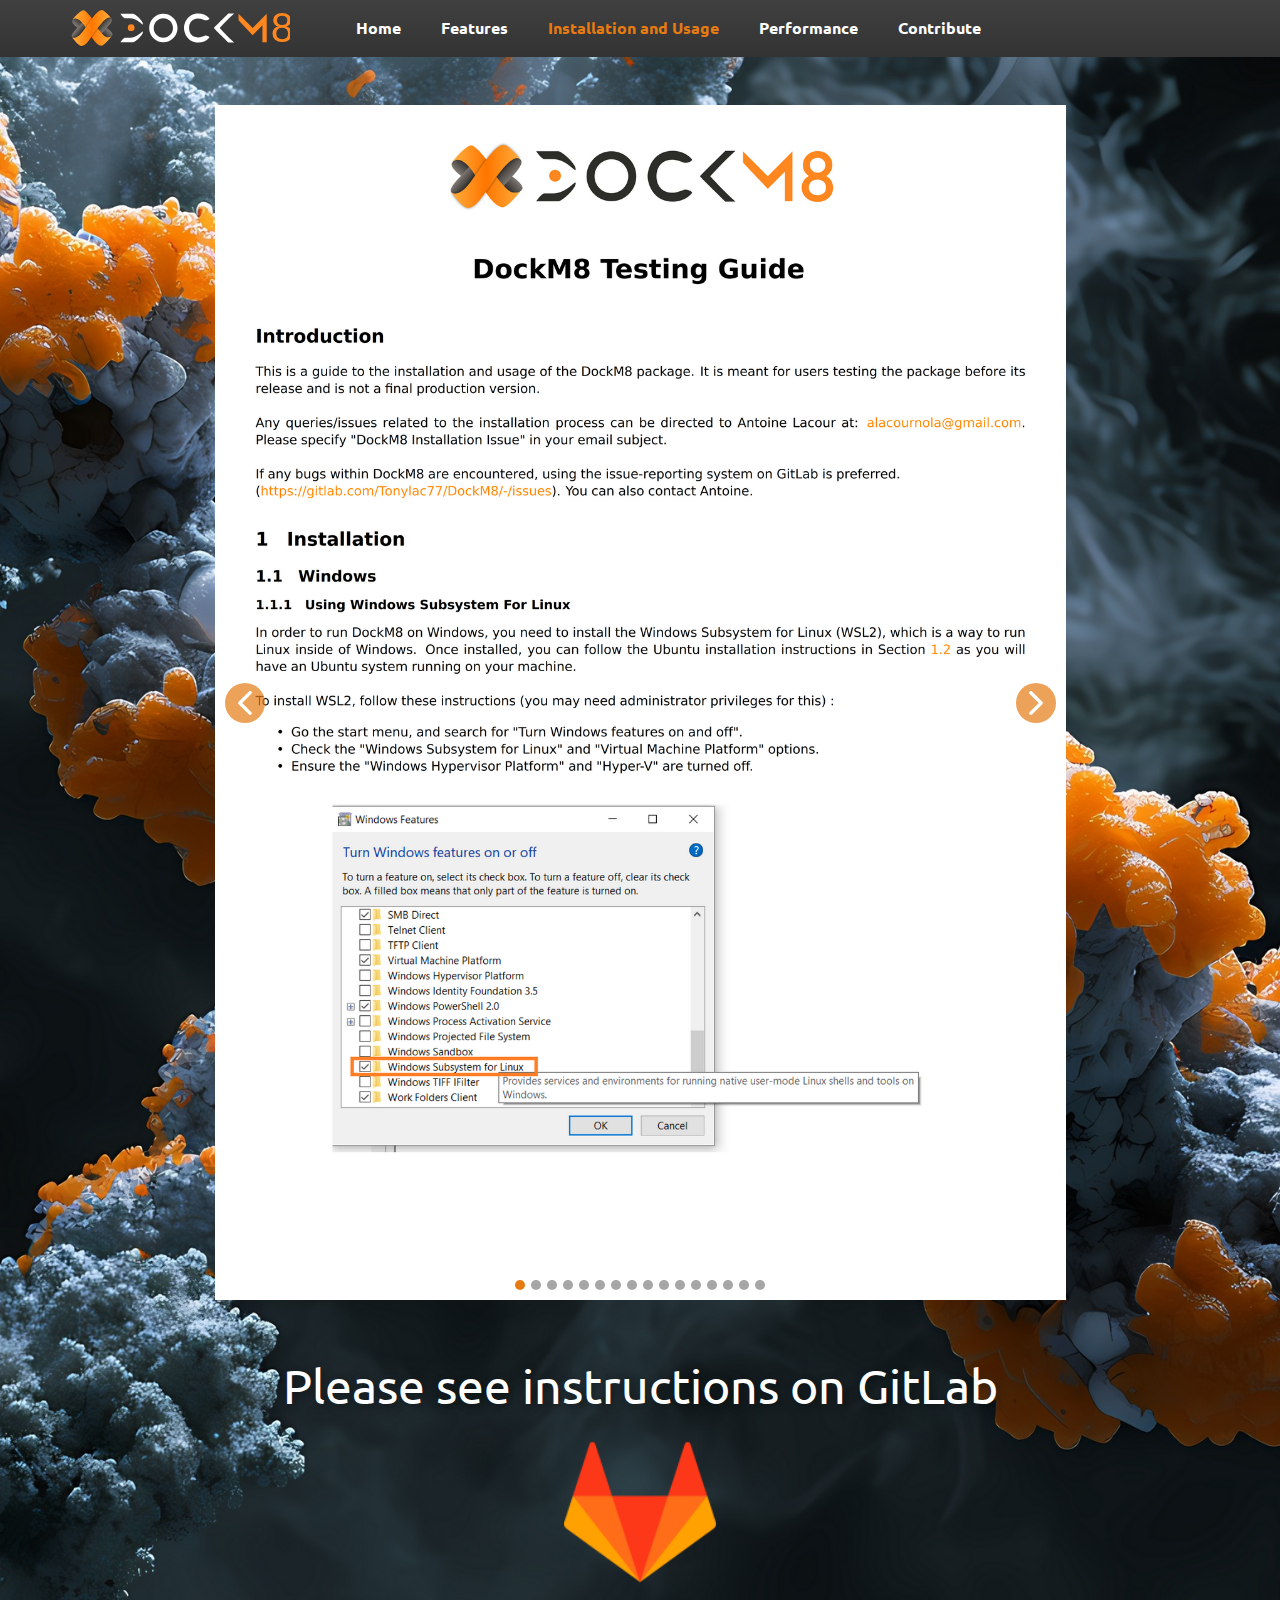
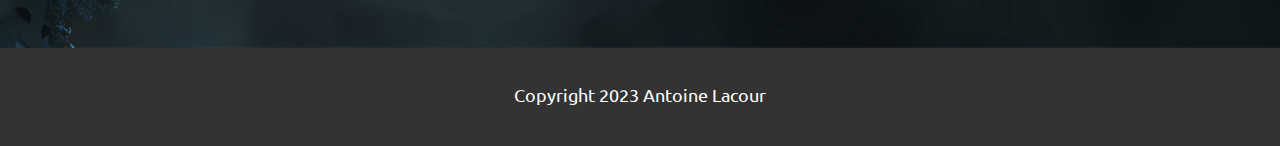
<file: Installation-and-Usage.html>
<!DOCTYPE html>
<html style="font-size: 16px;" lang="en"><head>
    <meta name="viewport" content="width=device-width, initial-scale=1.0">
    <meta charset="utf-8">
    <meta name="keywords" content="Please see GitLab page for detailed installation instructionshttps://gitlab.com/Tonylac77/DockM8">
    <meta name="description" content="">
    <title>Installation and Usage</title>
    <link rel="stylesheet" href="nicepage.css" media="screen">
<link rel="stylesheet" href="Installation-and-Usage.css" media="screen">
    <script class="u-script" type="text/javascript" src="jquery.js" defer=""></script>
    <script class="u-script" type="text/javascript" src="nicepage.js" defer=""></script>
    <meta name="generator" content="Nicepage 6.5.3, nicepage.com">
    <link rel="icon" href="images/favicon.png">
    <link id="u-theme-google-font" rel="stylesheet" href="https://fonts.googleapis.com/css?family=Ubuntu:300,300i,400,400i,500,500i,700,700i">
    
    
    
    <script type="application/ld+json">{
		"@context": "http://schema.org",
		"@type": "Organization",
		"name": "DockM8",
		"logo": "images/mreged_v1.svg"
}</script>
    <meta name="theme-color" content="#e67b13">
    <meta property="og:title" content="Installation and Usage">
    <meta property="og:description" content="">
    <meta property="og:type" content="website">
  <meta data-intl-tel-input-cdn-path="intlTelInput/"></head>
  <body data-path-to-root="./" data-include-products="false" class="u-body u-xl-mode" data-lang="en"><header class="u-align-center-sm u-align-center-xs u-clearfix u-gradient u-header u-header" id="sec-48dd" data-animation-name="" data-animation-duration="0" data-animation-delay="0" data-animation-direction=""><style class="u-sticky-style" data-style-id="9495">.u-sticky-fixed.u-sticky-9495:before, .u-body.u-sticky-fixed .u-sticky-9495:before {
borders: top right bottom left !important
}</style><style class="darkreader darkreader--sync" media="screen"></style><div class="u-clearfix u-sheet u-sheet-1">
        <a href="https://nicepage.com" class="u-image u-logo u-image-1" data-image-width="150" data-image-height="150">
          <img src="images/mreged_v1.svg" class="u-logo-image u-logo-image-1">
        </a>
        <nav class="u-align-center u-menu u-menu-one-level u-offcanvas u-menu-1" data-responsive-from="MD">
          <div class="menu-collapse" style="font-size: 1rem; letter-spacing: 0px; font-weight: 700;">
            <a class="u-button-style u-custom-active-border-color u-custom-border u-custom-border-color u-custom-borders u-custom-hover-border-color u-custom-left-right-menu-spacing u-custom-padding-bottom u-custom-text-active-color u-custom-text-color u-custom-text-hover-color u-custom-top-bottom-menu-spacing u-nav-link" href="#" style="padding: 1px 0px; font-size: calc(1em + 2px);">
              <svg class="u-svg-link" preserveAspectRatio="xMidYMin slice" viewBox="0 0 302 302" style=""><use xmlns:xlink="http://www.w3.org/1999/xlink" xlink:href="#svg-8a8f"></use></svg>
              <svg xmlns="http://www.w3.org/2000/svg" xmlns:xlink="http://www.w3.org/1999/xlink" version="1.1" id="svg-8a8f" x="0px" y="0px" viewBox="0 0 302 302" style="enable-background:new 0 0 302 302;" xml:space="preserve" class="u-svg-content"><g><rect y="36" width="302" height="30"></rect><rect y="236" width="302" height="30"></rect><rect y="136" width="302" height="30"></rect>
</g><g></g><g></g><g></g><g></g><g></g><g></g><g></g><g></g><g></g><g></g><g></g><g></g><g></g><g></g><g></g></svg>
            </a>
          </div>
          <div class="u-custom-menu u-nav-container">
            <ul class="u-nav u-spacing-20 u-unstyled u-nav-1"><li class="u-nav-item"><a class="u-border-active-palette-1-base u-border-hover-palette-1-light-1 u-button-style u-nav-link u-text-active-palette-1-base u-text-body-alt-color u-text-hover-palette-1-light-2" href="https://tonylac77.gitlab.io/dockm8-web/" style="padding: 10px;">Home</a>
</li><li class="u-nav-item"><a class="u-border-active-palette-1-base u-border-hover-palette-1-light-1 u-button-style u-nav-link u-text-active-palette-1-base u-text-body-alt-color u-text-hover-palette-1-light-2" href="Features.html" style="padding: 10px;">Features</a>
</li><li class="u-nav-item"><a class="u-border-active-palette-1-base u-border-hover-palette-1-light-1 u-button-style u-nav-link u-text-active-palette-1-base u-text-body-alt-color u-text-hover-palette-1-light-2" href="Installation-and-Usage.html" style="padding: 10px;">Installation and Usage</a>
</li><li class="u-nav-item"><a class="u-border-active-palette-1-base u-border-hover-palette-1-light-1 u-button-style u-nav-link u-text-active-palette-1-base u-text-body-alt-color u-text-hover-palette-1-light-2" href="Performance.html" style="padding: 10px;">Performance</a>
</li><li class="u-nav-item"><a class="u-border-active-palette-1-base u-border-hover-palette-1-light-1 u-button-style u-nav-link u-text-active-palette-1-base u-text-body-alt-color u-text-hover-palette-1-light-2" href="Contribute.html" style="padding: 10px;">Contribute</a>
</li></ul>
          </div>
          <div class="u-custom-menu u-nav-container-collapse">
            <div class="u-align-center u-black u-container-style u-inner-container-layout u-opacity u-opacity-95 u-sidenav">
              <div class="u-inner-container-layout u-sidenav-overflow">
                <div class="u-menu-close"></div>
                <ul class="u-align-center u-nav u-popupmenu-items u-unstyled u-nav-2"><li class="u-nav-item"><a class="u-button-style u-nav-link" href="https://tonylac77.gitlab.io/dockm8-web/">Home</a>
</li><li class="u-nav-item"><a class="u-button-style u-nav-link" href="Features.html">Features</a>
</li><li class="u-nav-item"><a class="u-button-style u-nav-link" href="Installation-and-Usage.html">Installation and Usage</a>
</li><li class="u-nav-item"><a class="u-button-style u-nav-link" href="Performance.html">Performance</a>
</li><li class="u-nav-item"><a class="u-button-style u-nav-link" href="Contribute.html">Contribute</a>
</li></ul>
              </div>
            </div>
            <div class="u-black u-menu-overlay u-opacity u-opacity-70"></div>
          </div>
          <style class="darkreader darkreader--sync" media="screen"></style>
          <style class="darkreader darkreader--sync" media="screen"></style>
          <style class="darkreader darkreader--sync" media="screen"></style>
        </nav>
        <img class="u-hidden-sm u-hidden-xs u-image u-image-default u-image-2" src="images/DockM8_white_horizontal.svg" alt="" data-image-width="300" data-image-height="54" data-animation-name="customAnimationIn" data-animation-duration="1000">
      </div><style class="darkreader darkreader--sync" media="screen"></style><style class="darkreader darkreader--sync" media="screen"></style><style class="darkreader darkreader--sync" media="screen"></style><style class="darkreader darkreader--sync" media="screen"></style><style class="darkreader darkreader--sync" media="screen"></style><style class="u-sticky-style" data-style-id="9495">.u-sticky-fixed.u-sticky-9495:before, .u-body.u-sticky-fixed .u-sticky-9495:before {
borders: top right bottom left !important
}</style><style class="darkreader darkreader--sync" media="screen"></style></header>
    <style class="darkreader darkreader--sync" media="screen"></style>
    <style class="darkreader darkreader--sync" media="screen"></style>
    <style class="darkreader darkreader--sync" media="screen"></style>
    <style class="darkreader darkreader--sync" media="screen"></style>
    <style class="darkreader darkreader--sync" media="screen"></style>
    <style class="darkreader darkreader--sync" media="screen"></style>
    <style class="darkreader darkreader--sync" media="screen"></style>
    <style class="darkreader darkreader--sync" media="screen"></style>
    <style class="darkreader darkreader--sync" media="screen"></style>
    <style class="darkreader darkreader--sync" media="screen"></style>
    <style class="darkreader darkreader--sync" media="screen"></style>
    <style class="darkreader darkreader--sync" media="screen"></style>
    <section class="skrollable u-clearfix u-image u-valign-middle-xs u-section-1" id="sec-0804" data-image-width="4096" data-image-height="4096">
      <style class="darkreader darkreader--sync" media="screen"></style>
      <style class="darkreader darkreader--sync" media="screen"></style>
      <style class="darkreader darkreader--sync" media="screen"></style>
      <style class="darkreader darkreader--sync" media="screen"></style>
      <style class="darkreader darkreader--sync" media="screen"></style>
      <div class="u-carousel u-gallery u-gallery-slider u-hidden-xs u-layout-carousel u-lightbox u-no-transition u-show-text-none u-gallery-1" id="carousel-67e7" data-interval="5000" data-u-ride="false">
        <ol class="u-absolute-hcenter u-carousel-indicators u-carousel-indicators-1">
          <li data-u-target="#carousel-67e7" data-u-slide-to="0" class="u-active u-active-palette-1-base u-grey-70 u-shape-circle" style="width: 10px; height: 10px;"></li>
          <li data-u-target="#carousel-67e7" data-u-slide-to="1" class="u-active-palette-1-base u-grey-70 u-shape-circle" style="width: 10px; height: 10px;"></li>
          <li data-u-target="#carousel-67e7" data-u-slide-to="2" class="u-active-palette-1-base u-grey-70 u-shape-circle" style="width: 10px; height: 10px;"></li>
          <li data-u-target="#carousel-67e7" data-u-slide-to="3" class="u-active-palette-1-base u-grey-70 u-shape-circle" style="width: 10px; height: 10px;"></li>
          <li data-u-target="#carousel-67e7" data-u-slide-to="4" class="u-active-palette-1-base u-grey-70 u-shape-circle" style="width: 10px; height: 10px;"></li>
          <li data-u-target="#carousel-67e7" data-u-slide-to="5" class="u-active-palette-1-base u-grey-70 u-shape-circle" style="width: 10px; height: 10px;"></li>
          <li data-u-target="#carousel-67e7" data-u-slide-to="6" class="u-active-palette-1-base u-grey-70 u-shape-circle" style="width: 10px; height: 10px;"></li>
          <li data-u-target="#carousel-67e7" data-u-slide-to="7" class="u-active-palette-1-base u-grey-70 u-shape-circle" style="width: 10px; height: 10px;"></li>
          <li data-u-target="#carousel-67e7" data-u-slide-to="8" class="u-active-palette-1-base u-grey-70 u-shape-circle" style="width: 10px; height: 10px;"></li>
          <li data-u-target="#carousel-67e7" data-u-slide-to="9" class="u-active-palette-1-base u-grey-70 u-shape-circle" style="width: 10px; height: 10px;"></li>
          <li data-u-target="#carousel-67e7" data-u-slide-to="10" class="u-active-palette-1-base u-grey-70 u-shape-circle" style="width: 10px; height: 10px;"></li>
          <li data-u-target="#carousel-67e7" data-u-slide-to="11" class="u-active-palette-1-base u-grey-70 u-shape-circle" style="width: 10px; height: 10px;"></li>
          <li data-u-target="#carousel-67e7" data-u-slide-to="12" class="u-active-palette-1-base u-grey-70 u-shape-circle" style="width: 10px; height: 10px;"></li>
          <li data-u-target="#carousel-67e7" data-u-slide-to="13" class="u-active-palette-1-base u-grey-70 u-shape-circle" style="width: 10px; height: 10px;"></li>
          <li data-u-target="#carousel-67e7" data-u-slide-to="14" class="u-active-palette-1-base u-grey-70 u-shape-circle" style="width: 10px; height: 10px;"></li>
          <li data-u-target="#carousel-67e7" data-u-slide-to="15" class="u-active-palette-1-base u-grey-70 u-shape-circle" style="width: 10px; height: 10px;"></li>
        </ol>
        <div class="u-carousel-inner u-gallery-inner" role="listbox">
          <div class="u-active u-carousel-item u-gallery-item u-carousel-item-1">
            <div class="u-back-slide" data-image-width="4961" data-image-height="7016">
              <img class="u-back-image u-expanded" src="images/DockM8_Guide_1.png">
            </div>
            <div class="u-align-center u-container-align-center u-over-slide u-shading u-valign-middle u-over-slide-1">
              <h3 class="u-align-center u-gallery-heading">Sample Title</h3>
              <p class="u-align-center u-gallery-text">Sample Text</p>
            </div>
          </div>
          <div class="u-carousel-item u-gallery-item u-carousel-item-2">
            <div class="u-back-slide" data-image-width="4961" data-image-height="7016">
              <img class="u-back-image u-expanded" src="images/DockM8_Guide_2.png">
            </div>
            <div class="u-align-center u-container-align-center u-over-slide u-shading u-valign-middle u-over-slide-2">
              <h3 class="u-align-center u-gallery-heading">Sample Title</h3>
              <p class="u-align-center u-gallery-text">Sample Text</p>
            </div>
          </div>
          <div class="u-carousel-item u-gallery-item u-carousel-item-3" data-image-width="4961" data-image-height="7016">
            <div class="u-back-slide">
              <img class="u-back-image u-expanded" src="images/DockM8_Guide_3.png">
            </div>
            <div class="u-align-center u-container-align-center u-over-slide u-shading u-valign-middle u-over-slide-3"></div>
            <style data-mode="XL"></style>
            <style data-mode="LG"></style>
            <style data-mode="MD"></style>
            <style data-mode="SM"></style>
            <style data-mode="XS"></style>
          </div>
          <div class="u-carousel-item u-gallery-item u-carousel-item-4" data-image-width="4961" data-image-height="7016">
            <div class="u-back-slide">
              <img class="u-back-image u-expanded" src="images/DockM8_Guide_4.png">
            </div>
            <div class="u-align-center u-container-align-center u-over-slide u-shading u-valign-middle u-over-slide-4"></div>
            <style data-mode="XL"></style>
            <style data-mode="LG"></style>
            <style data-mode="MD"></style>
            <style data-mode="SM"></style>
            <style data-mode="XS"></style>
          </div>
          <div class="u-carousel-item u-gallery-item u-carousel-item-5" data-image-width="4961" data-image-height="7016">
            <div class="u-back-slide">
              <img class="u-back-image u-expanded" src="images/DockM8_Guide_5.png">
            </div>
            <div class="u-align-center u-container-align-center u-over-slide u-shading u-valign-middle u-over-slide-5"></div>
            <style data-mode="XL"></style>
            <style data-mode="LG"></style>
            <style data-mode="MD"></style>
            <style data-mode="SM"></style>
            <style data-mode="XS"></style>
          </div>
          <div class="u-carousel-item u-gallery-item u-carousel-item-6" data-image-width="4961" data-image-height="7016">
            <div class="u-back-slide">
              <img class="u-back-image u-expanded" src="images/DockM8_Guide_6.png">
            </div>
            <div class="u-align-center u-container-align-center u-over-slide u-shading u-valign-middle u-over-slide-6"></div>
            <style data-mode="XL"></style>
            <style data-mode="LG"></style>
            <style data-mode="MD"></style>
            <style data-mode="SM"></style>
            <style data-mode="XS"></style>
          </div>
          <div class="u-carousel-item u-gallery-item u-carousel-item-7" data-image-width="4961" data-image-height="7016">
            <div class="u-back-slide">
              <img class="u-back-image u-expanded" src="images/DockM8_Guide_7.png">
            </div>
            <div class="u-align-center u-container-align-center u-over-slide u-shading u-valign-middle u-over-slide-7"></div>
            <style data-mode="XL"></style>
            <style data-mode="LG"></style>
            <style data-mode="MD"></style>
            <style data-mode="SM"></style>
            <style data-mode="XS"></style>
          </div>
          <div class="u-carousel-item u-gallery-item u-carousel-item-8" data-image-width="4961" data-image-height="7016">
            <div class="u-back-slide">
              <img class="u-back-image u-expanded" src="images/DockM8_Guide_8.png">
            </div>
            <div class="u-align-center u-container-align-center u-over-slide u-shading u-valign-middle u-over-slide-8"></div>
            <style data-mode="XL"></style>
            <style data-mode="LG"></style>
            <style data-mode="MD"></style>
            <style data-mode="SM"></style>
            <style data-mode="XS"></style>
          </div>
          <div class="u-carousel-item u-gallery-item u-carousel-item-9" data-image-width="4961" data-image-height="7016">
            <div class="u-back-slide">
              <img class="u-back-image u-expanded" src="images/DockM8_Guide_9.png">
            </div>
            <div class="u-align-center u-container-align-center u-over-slide u-shading u-valign-middle u-over-slide-9"></div>
            <style data-mode="XL"></style>
            <style data-mode="LG"></style>
            <style data-mode="MD"></style>
            <style data-mode="SM"></style>
            <style data-mode="XS"></style>
          </div>
          <div class="u-carousel-item u-gallery-item u-carousel-item-10" data-image-width="4961" data-image-height="7016">
            <div class="u-back-slide">
              <img class="u-back-image u-expanded" src="images/DockM8_Guide_10.png">
            </div>
            <div class="u-align-center u-container-align-center u-over-slide u-shading u-valign-middle u-over-slide-10"></div>
            <style data-mode="XL"></style>
            <style data-mode="LG"></style>
            <style data-mode="MD"></style>
            <style data-mode="SM"></style>
            <style data-mode="XS"></style>
          </div>
          <div class="u-carousel-item u-gallery-item u-carousel-item-11" data-image-width="4961" data-image-height="7016">
            <div class="u-back-slide">
              <img class="u-back-image u-expanded" src="images/DockM8_Guide_11.png">
            </div>
            <div class="u-align-center u-container-align-center u-over-slide u-shading u-valign-middle u-over-slide-11"></div>
            <style data-mode="XL"></style>
            <style data-mode="LG"></style>
            <style data-mode="MD"></style>
            <style data-mode="SM"></style>
            <style data-mode="XS"></style>
          </div>
          <div class="u-carousel-item u-gallery-item u-carousel-item-12" data-image-width="4961" data-image-height="7016">
            <div class="u-back-slide">
              <img class="u-back-image u-expanded" src="images/DockM8_Guide_12.png">
            </div>
            <div class="u-align-center u-container-align-center u-over-slide u-shading u-valign-middle u-over-slide-12"></div>
            <style data-mode="XL"></style>
            <style data-mode="LG"></style>
            <style data-mode="MD"></style>
            <style data-mode="SM"></style>
            <style data-mode="XS"></style>
          </div>
          <div class="u-carousel-item u-gallery-item u-carousel-item-13" data-image-width="4961" data-image-height="7016">
            <div class="u-back-slide">
              <img class="u-back-image u-expanded" src="images/DockM8_Guide_13.png">
            </div>
            <div class="u-align-center u-container-align-center u-over-slide u-shading u-valign-middle u-over-slide-13"></div>
            <style data-mode="XL"></style>
            <style data-mode="LG"></style>
            <style data-mode="MD"></style>
            <style data-mode="SM"></style>
            <style data-mode="XS"></style>
          </div>
          <div class="u-carousel-item u-gallery-item u-carousel-item-14" data-image-width="4961" data-image-height="7016">
            <div class="u-back-slide">
              <img class="u-back-image u-expanded" src="images/DockM8_Guide_14.png">
            </div>
            <div class="u-align-center u-container-align-center u-over-slide u-shading u-valign-middle u-over-slide-14"></div>
            <style data-mode="XL"></style>
            <style data-mode="LG"></style>
            <style data-mode="MD"></style>
            <style data-mode="SM"></style>
            <style data-mode="XS"></style>
          </div>
          <div class="u-carousel-item u-gallery-item u-carousel-item-15" data-image-width="4961" data-image-height="7016">
            <div class="u-back-slide">
              <img class="u-back-image u-expanded" src="images/DockM8_Guide_15.png">
            </div>
            <div class="u-align-center u-container-align-center u-over-slide u-shading u-valign-middle u-over-slide-15"></div>
            <style data-mode="XL"></style>
            <style data-mode="LG"></style>
            <style data-mode="MD"></style>
            <style data-mode="SM"></style>
            <style data-mode="XS"></style>
          </div>
          <div class="u-carousel-item u-gallery-item u-carousel-item-16" data-image-width="4961" data-image-height="7016">
            <div class="u-back-slide">
              <img class="u-back-image u-expanded" src="images/DockM8_Guide_16.png">
            </div>
            <div class="u-align-center u-container-align-center u-over-slide u-shading u-valign-middle u-over-slide-16"></div>
            <style data-mode="XL"></style>
            <style data-mode="LG"></style>
            <style data-mode="MD"></style>
            <style data-mode="SM"></style>
            <style data-mode="XS"></style>
          </div>
        </div>
        <a class="u-absolute-vcenter u-carousel-control u-carousel-control-prev u-icon-circle u-opacity u-opacity-70 u-palette-1-base u-spacing-10 u-text-white u-carousel-control-1" href="#carousel-67e7" role="button" data-u-slide="prev">
          <span aria-hidden="true">
            <svg viewBox="0 0 451.847 451.847"><path d="M97.141,225.92c0-8.095,3.091-16.192,9.259-22.366L300.689,9.27c12.359-12.359,32.397-12.359,44.751,0
c12.354,12.354,12.354,32.388,0,44.748L173.525,225.92l171.903,171.909c12.354,12.354,12.354,32.391,0,44.744
c-12.354,12.365-32.386,12.365-44.745,0l-194.29-194.281C100.226,242.115,97.141,234.018,97.141,225.92z"></path></svg>
          </span>
          <span class="sr-only">
            <svg viewBox="0 0 451.847 451.847"><path d="M97.141,225.92c0-8.095,3.091-16.192,9.259-22.366L300.689,9.27c12.359-12.359,32.397-12.359,44.751,0
c12.354,12.354,12.354,32.388,0,44.748L173.525,225.92l171.903,171.909c12.354,12.354,12.354,32.391,0,44.744
c-12.354,12.365-32.386,12.365-44.745,0l-194.29-194.281C100.226,242.115,97.141,234.018,97.141,225.92z"></path></svg>
          </span>
        </a>
        <a class="u-absolute-vcenter u-carousel-control u-carousel-control-next u-icon-circle u-opacity u-opacity-70 u-palette-1-base u-spacing-10 u-text-white u-carousel-control-2" href="#carousel-67e7" role="button" data-u-slide="next">
          <span aria-hidden="true">
            <svg viewBox="0 0 451.846 451.847"><path d="M345.441,248.292L151.154,442.573c-12.359,12.365-32.397,12.365-44.75,0c-12.354-12.354-12.354-32.391,0-44.744
L278.318,225.92L106.409,54.017c-12.354-12.359-12.354-32.394,0-44.748c12.354-12.359,32.391-12.359,44.75,0l194.287,194.284
c6.177,6.18,9.262,14.271,9.262,22.366C354.708,234.018,351.617,242.115,345.441,248.292z"></path></svg>
          </span>
          <span class="sr-only">
            <svg viewBox="0 0 451.846 451.847"><path d="M345.441,248.292L151.154,442.573c-12.359,12.365-32.397,12.365-44.75,0c-12.354-12.354-12.354-32.391,0-44.744
L278.318,225.92L106.409,54.017c-12.354-12.359-12.354-32.394,0-44.748c12.354-12.359,32.391-12.359,44.75,0l194.287,194.284
c6.177,6.18,9.262,14.271,9.262,22.366C354.708,234.018,351.617,242.115,345.441,248.292z"></path></svg>
          </span>
        </a>
      </div>
      <h2 class="u-align-center u-text u-text-body-alt-color u-text-1">Please see instructions on GitLab</h2>
      <img class="u-image u-image-contain u-image-default u-preserve-proportions u-image-1" src="images/5968853.png" alt="" data-image-width="128" data-image-height="128" data-href="https://gitlab.com/Tonylac77/DockM8">
    </section>
    <style class="darkreader darkreader--sync" media="screen"></style>
    <style class="darkreader darkreader--sync" media="screen"></style>
    <style class="darkreader darkreader--sync" media="screen"></style>
    <style class="darkreader darkreader--sync" media="screen"></style>
    <style class="darkreader darkreader--sync" media="screen"></style>
    <style class="darkreader darkreader--sync" media="screen"></style>
    <style class="darkreader darkreader--sync" media="screen"></style>
    
    
    
    <footer class="u-align-center-md u-align-center-sm u-align-center-xs u-clearfix u-footer u-grey-80" id="sec-68bd"><div class="u-clearfix u-sheet u-sheet-1">
        <img class="u-align-left-lg u-align-left-md u-align-left-sm u-align-left-xs u-image u-image-default u-image-1" src="images/DockM8_white_horizontal.svg" alt="" data-image-width="300" data-image-height="54" data-animation-name="customAnimationIn" data-animation-duration="1000">
        <p class="u-align-center-lg u-align-center-md u-align-center-xl u-text u-text-1"> Copyright 2023 Antoine Lacour</p>
      </div><style class="darkreader darkreader--sync" media="screen"></style><style class="darkreader darkreader--sync" media="screen"></style><style class="darkreader darkreader--sync" media="screen"></style><style class="darkreader darkreader--sync" media="screen"></style><style class="darkreader darkreader--sync" media="screen"></style></footer>
  
</body></html>
</file>
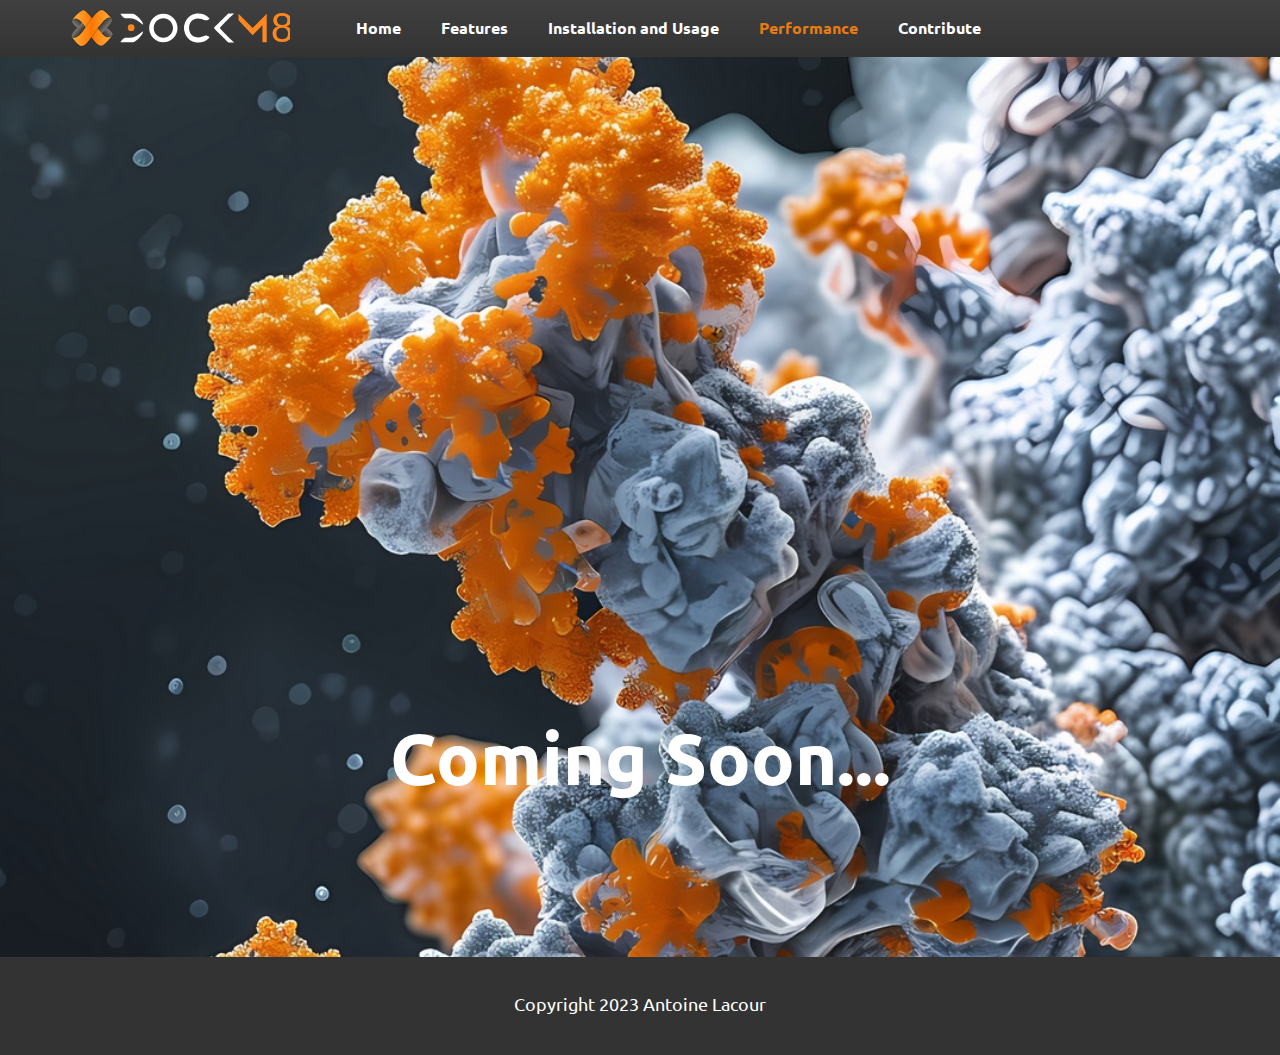
<file: Performance.html>
<!DOCTYPE html>
<html style="font-size: 16px;" lang="en"><head>
    <meta name="viewport" content="width=device-width, initial-scale=1.0">
    <meta charset="utf-8">
    <meta name="keywords" content="Coming Soon...">
    <meta name="description" content="">
    <title>Performance</title>
    <link rel="stylesheet" href="nicepage.css" media="screen">
<link rel="stylesheet" href="Performance.css" media="screen">
    <script class="u-script" type="text/javascript" src="jquery.js" defer=""></script>
    <script class="u-script" type="text/javascript" src="nicepage.js" defer=""></script>
    <meta name="generator" content="Nicepage 6.5.3, nicepage.com">
    <link rel="icon" href="images/favicon.png">
    <link id="u-theme-google-font" rel="stylesheet" href="https://fonts.googleapis.com/css?family=Ubuntu:300,300i,400,400i,500,500i,700,700i">
    
    
    
    <script type="application/ld+json">{
		"@context": "http://schema.org",
		"@type": "Organization",
		"name": "DockM8",
		"logo": "images/mreged_v1.svg"
}</script>
    <meta name="theme-color" content="#e67b13">
    <meta property="og:title" content="Performance">
    <meta property="og:description" content="">
    <meta property="og:type" content="website">
  <meta data-intl-tel-input-cdn-path="intlTelInput/"></head>
  <body data-path-to-root="./" data-include-products="false" class="u-body u-xl-mode" data-lang="en"><header class="u-align-center-sm u-align-center-xs u-clearfix u-gradient u-header u-header" id="sec-48dd" data-animation-name="" data-animation-duration="0" data-animation-delay="0" data-animation-direction=""><style class="u-sticky-style" data-style-id="9495">.u-sticky-fixed.u-sticky-9495:before, .u-body.u-sticky-fixed .u-sticky-9495:before {
borders: top right bottom left !important
}</style><style class="darkreader darkreader--sync" media="screen"></style><div class="u-clearfix u-sheet u-sheet-1">
        <a href="https://nicepage.com" class="u-image u-logo u-image-1" data-image-width="150" data-image-height="150">
          <img src="images/mreged_v1.svg" class="u-logo-image u-logo-image-1">
        </a>
        <nav class="u-align-center u-menu u-menu-one-level u-offcanvas u-menu-1" data-responsive-from="MD">
          <div class="menu-collapse" style="font-size: 1rem; letter-spacing: 0px; font-weight: 700;">
            <a class="u-button-style u-custom-active-border-color u-custom-border u-custom-border-color u-custom-borders u-custom-hover-border-color u-custom-left-right-menu-spacing u-custom-padding-bottom u-custom-text-active-color u-custom-text-color u-custom-text-hover-color u-custom-top-bottom-menu-spacing u-nav-link" href="#" style="padding: 1px 0px; font-size: calc(1em + 2px);">
              <svg class="u-svg-link" preserveAspectRatio="xMidYMin slice" viewBox="0 0 302 302" style=""><use xmlns:xlink="http://www.w3.org/1999/xlink" xlink:href="#svg-8a8f"></use></svg>
              <svg xmlns="http://www.w3.org/2000/svg" xmlns:xlink="http://www.w3.org/1999/xlink" version="1.1" id="svg-8a8f" x="0px" y="0px" viewBox="0 0 302 302" style="enable-background:new 0 0 302 302;" xml:space="preserve" class="u-svg-content"><g><rect y="36" width="302" height="30"></rect><rect y="236" width="302" height="30"></rect><rect y="136" width="302" height="30"></rect>
</g><g></g><g></g><g></g><g></g><g></g><g></g><g></g><g></g><g></g><g></g><g></g><g></g><g></g><g></g><g></g></svg>
            </a>
          </div>
          <div class="u-custom-menu u-nav-container">
            <ul class="u-nav u-spacing-20 u-unstyled u-nav-1"><li class="u-nav-item"><a class="u-border-active-palette-1-base u-border-hover-palette-1-light-1 u-button-style u-nav-link u-text-active-palette-1-base u-text-body-alt-color u-text-hover-palette-1-light-2" href="https://tonylac77.gitlab.io/dockm8-web/" style="padding: 10px;">Home</a>
</li><li class="u-nav-item"><a class="u-border-active-palette-1-base u-border-hover-palette-1-light-1 u-button-style u-nav-link u-text-active-palette-1-base u-text-body-alt-color u-text-hover-palette-1-light-2" href="Features.html" style="padding: 10px;">Features</a>
</li><li class="u-nav-item"><a class="u-border-active-palette-1-base u-border-hover-palette-1-light-1 u-button-style u-nav-link u-text-active-palette-1-base u-text-body-alt-color u-text-hover-palette-1-light-2" href="Installation-and-Usage.html" style="padding: 10px;">Installation and Usage</a>
</li><li class="u-nav-item"><a class="u-border-active-palette-1-base u-border-hover-palette-1-light-1 u-button-style u-nav-link u-text-active-palette-1-base u-text-body-alt-color u-text-hover-palette-1-light-2" href="Performance.html" style="padding: 10px;">Performance</a>
</li><li class="u-nav-item"><a class="u-border-active-palette-1-base u-border-hover-palette-1-light-1 u-button-style u-nav-link u-text-active-palette-1-base u-text-body-alt-color u-text-hover-palette-1-light-2" href="Contribute.html" style="padding: 10px;">Contribute</a>
</li></ul>
          </div>
          <div class="u-custom-menu u-nav-container-collapse">
            <div class="u-align-center u-black u-container-style u-inner-container-layout u-opacity u-opacity-95 u-sidenav">
              <div class="u-inner-container-layout u-sidenav-overflow">
                <div class="u-menu-close"></div>
                <ul class="u-align-center u-nav u-popupmenu-items u-unstyled u-nav-2"><li class="u-nav-item"><a class="u-button-style u-nav-link" href="https://tonylac77.gitlab.io/dockm8-web/">Home</a>
</li><li class="u-nav-item"><a class="u-button-style u-nav-link" href="Features.html">Features</a>
</li><li class="u-nav-item"><a class="u-button-style u-nav-link" href="Installation-and-Usage.html">Installation and Usage</a>
</li><li class="u-nav-item"><a class="u-button-style u-nav-link" href="Performance.html">Performance</a>
</li><li class="u-nav-item"><a class="u-button-style u-nav-link" href="Contribute.html">Contribute</a>
</li></ul>
              </div>
            </div>
            <div class="u-black u-menu-overlay u-opacity u-opacity-70"></div>
          </div>
          <style class="darkreader darkreader--sync" media="screen"></style>
          <style class="darkreader darkreader--sync" media="screen"></style>
          <style class="darkreader darkreader--sync" media="screen"></style>
        </nav>
        <img class="u-hidden-sm u-hidden-xs u-image u-image-default u-image-2" src="images/DockM8_white_horizontal.svg" alt="" data-image-width="300" data-image-height="54" data-animation-name="customAnimationIn" data-animation-duration="1000">
      </div><style class="darkreader darkreader--sync" media="screen"></style><style class="darkreader darkreader--sync" media="screen"></style><style class="darkreader darkreader--sync" media="screen"></style><style class="darkreader darkreader--sync" media="screen"></style><style class="darkreader darkreader--sync" media="screen"></style><style class="u-sticky-style" data-style-id="9495">.u-sticky-fixed.u-sticky-9495:before, .u-body.u-sticky-fixed .u-sticky-9495:before {
borders: top right bottom left !important
}</style><style class="darkreader darkreader--sync" media="screen"></style></header>
    <style class="darkreader darkreader--sync" media="screen"></style>
    <style class="darkreader darkreader--sync" media="screen"></style>
    <style class="darkreader darkreader--sync" media="screen"></style>
    <style class="darkreader darkreader--sync" media="screen"></style>
    <style class="darkreader darkreader--sync" media="screen"></style>
    <style class="darkreader darkreader--sync" media="screen"></style>
    <style class="darkreader darkreader--sync" media="screen"></style>
    <style class="darkreader darkreader--sync" media="screen"></style>
    <style class="darkreader darkreader--sync" media="screen"></style>
    <section class="skrollable u-clearfix u-image u-section-1" id="sec-35ce" data-image-width="3264" data-image-height="5824">
      <div class="u-clearfix u-sheet u-sheet-1">
        <h1 class="u-text u-text-body-alt-color u-text-default u-text-1">Coming Soon...</h1>
      </div>
      <style class="darkreader darkreader--sync" media="screen"></style>
      <style class="darkreader darkreader--sync" media="screen"></style>
      <style class="darkreader darkreader--sync" media="screen"></style>
      <style class="darkreader darkreader--sync" media="screen"></style>
      <style class="darkreader darkreader--sync" media="screen"></style>
    </section>
    
    
    
    <footer class="u-align-center-md u-align-center-sm u-align-center-xs u-clearfix u-footer u-grey-80" id="sec-68bd"><div class="u-clearfix u-sheet u-sheet-1">
        <img class="u-align-left-lg u-align-left-md u-align-left-sm u-align-left-xs u-image u-image-default u-image-1" src="images/DockM8_white_horizontal.svg" alt="" data-image-width="300" data-image-height="54" data-animation-name="customAnimationIn" data-animation-duration="1000">
        <p class="u-align-center-lg u-align-center-md u-align-center-xl u-text u-text-1"> Copyright 2023 Antoine Lacour</p>
      </div><style class="darkreader darkreader--sync" media="screen"></style><style class="darkreader darkreader--sync" media="screen"></style><style class="darkreader darkreader--sync" media="screen"></style><style class="darkreader darkreader--sync" media="screen"></style><style class="darkreader darkreader--sync" media="screen"></style></footer>
  
</body></html>
</file>
